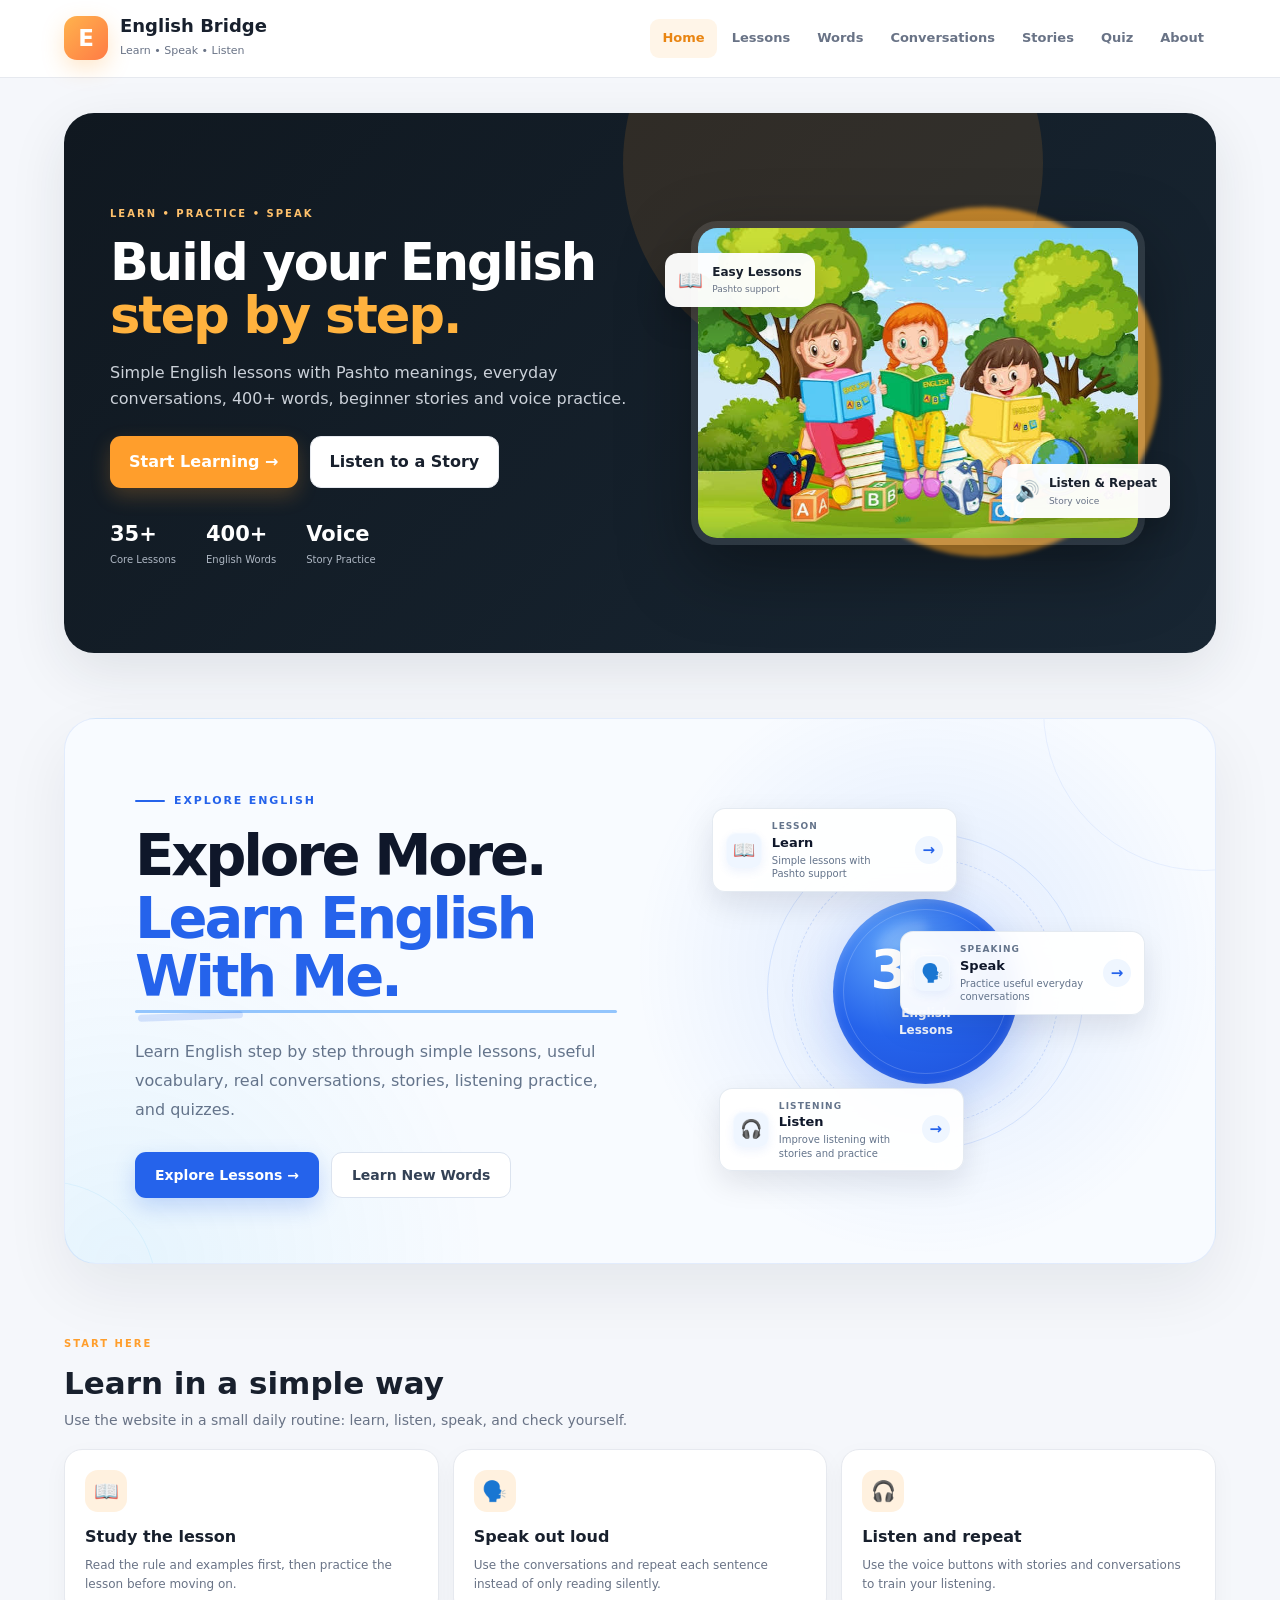
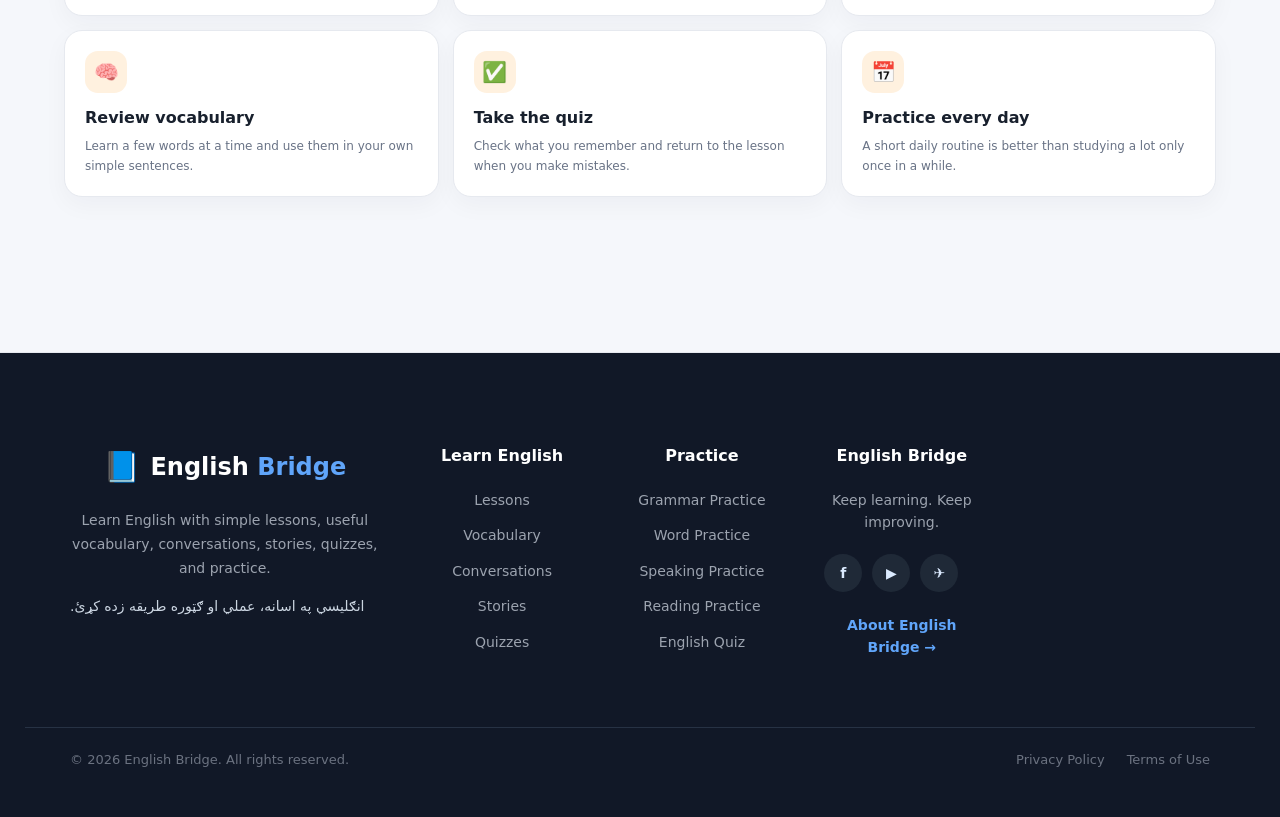
<file: index.html>
<!DOCTYPE html>
<html lang="en">

<head>
  <meta charset="UTF-8">
  <meta name="viewport" content="width=device-width, initial-scale=1.0">
  <meta name="description" content="English Bridge — beginner English learning with Pashto support.">
  <title>English Bridge — Learn English</title>
  <link rel="stylesheet" href="style.css">
</head>

<body>
  <header class="topbar">
    <a class="brand" href="#home" id="brandLink" aria-label="Go to home">
      <div class="logo">E</div>
      <div>
        <h1>English Bridge</h1>
        <span>Learn • Speak • Listen</span>
      </div>
    </a>

    <button id="mobileMenu" class="icon-btn" aria-label="Open menu">☰</button>

    <nav id="nav">
      <a class="nav-btn active" href="#home">Home</a>
      <a class="nav-btn" href="lessons/lesson.html?id=unit-1">Lessons</a>
      <a class="nav-btn" href="#vocabulary">Words</a>
      <a class="nav-btn" href="#conversations">Conversations</a>
      <a class="nav-btn" href="#stories">Stories</a>
      <a class="nav-btn" href="#quiz">Quiz</a>
      <a class="nav-btn" href="#about">About</a>
    </nav>
  </header>

  <main>
    <!-- HOME -->
    <section id="home" class="page active">
      <div class="hero">
        <div class="hero-copy">
          <span class="eyebrow">LEARN • PRACTICE • SPEAK</span>
          <h2>Build your English<br><strong>step by step.</strong></h2>
          <p>Simple English lessons with Pashto meanings, everyday conversations, 400+ words, beginner stories and voice
            practice.</p>
          <div class="hero-actions">
            <a class="primary" href="lessons/lesson.html?id=unit-1">Start Learning →</a>
            <a class="secondary" href="#stories">Listen to a Story</a>
          </div>
          <div class="mini-stats">
            <div><b>35+</b><span>Core Lessons</span></div>
            <div><b>400+</b><span>English Words</span></div>
            <div><b>Voice</b><span>Story Practice</span></div>
          </div>
        </div>
        <div class="hero-visual">
          <div class="hero-glow"></div>
          <img src="assets/english-kids.jpeg" alt="Three children reading English books">
          <div class="floating-card card-top"><span>📖</span>
            <div><b>Easy Lessons</b><small>Pashto support</small></div>
          </div>
          <div class="floating-card card-bottom"><span>🔊</span>
            <div><b>Listen & Repeat</b><small>Story voice</small></div>
          </div>
        </div>
      </div>

      <!-- EXPLORE LESSONS -->
      <div class="explore-section">

        <div class="explore-copy">

          <span class="eyebrow">EXPLORE ENGLISH</span>

          <h2>
            Explore More.<br>
            <strong>Learn English With Me.</strong>
          </h2>

          <p>
            Learn English step by step through simple lessons,
            useful vocabulary, real conversations, stories,
            listening practice, and quizzes.
          </p>

          <div class="explore-actions">
            <a class="primary" href="lessons/lesson.html?id=unit-1">
              Explore Lessons →
            </a>

            <a class="secondary" href="#vocabulary">
              Learn New Words
            </a>
          </div>

        </div>

        <div class="explore-visual">

          <div class="explore-circle">
            <span>35+</span>
            <small>English<br>Lessons</small>
          </div>

          <div class="explore-item explore-item-one">
            <div class="explore-icon">📖</div>

            <div class="explore-item-content">
              <span class="explore-label">LESSON</span>
              <b>Learn</b>
              <small>Simple lessons with Pashto support</small>
            </div>

            <span class="explore-arrow">→</span>
          </div>


          <div class="explore-item explore-item-two">
            <div class="explore-icon">🗣️</div>

            <div class="explore-item-content">
              <span class="explore-label">SPEAKING</span>
              <b>Speak</b>
              <small>Practice useful everyday conversations</small>
            </div>

            <span class="explore-arrow">→</span>
          </div>


          <div class="explore-item explore-item-three">
            <div class="explore-icon">🎧</div>

            <div class="explore-item-content">
              <span class="explore-label">LISTENING</span>
              <b>Listen</b>
              <small>Improve listening with stories and practice</small>
            </div>

            <span class="explore-arrow">→</span>
          </div>
        </div>

      </div>


      <div class="section-heading split">
        <div>
          <span class="eyebrow">START HERE</span>
          <h2>Learn in a simple way</h2>
          <p>Use the website in a small daily routine: learn, listen, speak, and check yourself.</p>
        </div>
      </div>
      <div id="homeHelpful" class="helpful-grid"></div>
    </section>

    <!-- LESSONS -->


    <!-- LESSON DETAIL -->


    <!-- VOCABULARY -->
    <section id="vocabulary" class="page">
      <div class="section-heading">
        <div><span class="eyebrow">VOCABULARY</span>
          <h2>400+ useful English words</h2>
          <p>Every word has a Pashto meaning. Word cards use changing colors for easier visual learning.</p>
        </div>
      </div>
      <div class="tool-row">
        <input id="wordSearch" class="search-input" type="search" placeholder="Search English or Pashto...">
        <select id="wordCategory" class="select-input">
          <option value="all">All categories</option>
        </select>
        <button id="randomWordBtn" class="secondary">🎲 Random Word</button>
      </div>
      <div id="randomWord" class="random-word hidden"></div>
      <div id="wordGrid" class="word-grid"></div>
    </section>

    <!-- CONVERSATIONS -->
    <section id="conversations" class="page">
      <div class="section-heading">
        <div><span class="eyebrow">SPEAKING</span>
          <h2>Introduction conversations</h2>
          <p>Read, listen and repeat.</p>
        </div>
      </div>
      <div id="conversationFilters" class="conversation-filters"></div>
      <div id="conversationGrid" class="conversation-grid"></div>
    </section>

    <!-- STORIES -->
    <section id="stories" class="page">
      <div class="section-heading">
        <div><span class="eyebrow">STORIES + VOICE</span>
          <h2>Basic English stories</h2>
          <p>Use the built-in browser voice to listen and practice. The Web Speech API provides speech synthesis in
            supported browsers.</p>
        </div>
      </div>
      <div id="storyGrid" class="story-grid"></div>
    </section>

    <!-- QUIZ -->
    <section id="quiz" class="page">
      <div class="quiz-shell">
        <div id="quizIntro" class="quiz-intro">
          <span class="eyebrow">RANDOM PRACTICE</span>
          <h2>Test your English</h2>
          <p>Choose a quiz length. Questions are randomly mixed from lesson practice and your 400+ vocabulary words.</p>
          <div class="quiz-options">
            <button class="primary" data-quiz-length="10">10 Questions</button>
            <button class="secondary" data-quiz-length="15">15 Questions</button>
          </div>
        </div>
        <div id="quizArea" class="hidden">
          <div class="quiz-top">
            <div><span class="eyebrow">QUESTION <span id="qNumber">1</span></span>
              <div class="quiz-progress"><span id="quizProgress"></span></div>
            </div>
            <div class="score-pill">Score: <span id="liveScore">0</span></div>
          </div>
          <div class="question-card">
            <div class="unit-tag" id="questionUnit">Unit 1</div>
            <h2 id="questionText"></h2>
            <div id="options" class="options"></div>
            <div id="feedback" class="feedback hidden"></div>
            <button id="nextBtn" class="primary next hidden">Next Question →</button>
          </div>
        </div>
        <div id="quizResult" class="result hidden">
          <div class="result-circle"><span id="resultScore">0</span><small>/ <span id="resultTotal">10</span></small>
          </div>
          <span class="eyebrow">QUIZ COMPLETE</span>
          <h2 id="resultTitle">Good work!</h2>
          <p id="resultMessage"></p>
          <div class="result-actions">
            <button id="tryAgain" class="primary">Try Again</button>
            <a class="secondary" href="lessons/lesson.html?id=unit-1">Review Lessons</a>
          </div>
        </div>
      </div>
    </section>

    <!-- ABOUT -->
    <section id="about" class="page">
      <div class="about-card">
        <span class="eyebrow">ABOUT ENGLISH BRIDGE</span>
        <h2>A friendly learning space for beginner English.</h2>
        <p>English Bridge is designed to make English practice simple, practical, and consistent. Students can study the
          lessons, build vocabulary with Pashto meanings, listen to stories and conversations, practice speaking, and
          test their knowledge.</p>

        <div class="helpful-grid about-helpful">
          <article class="helpful-card">
            <span class="helpful-icon">📖</span>
            <h3>How to use the lessons</h3>
            <p>Start with Unit 1 and move forward one lesson at a time. Read the explanation, study the examples, then
              practice the topic in the quiz.</p>
          </article>
          <article class="helpful-card">
            <span class="helpful-icon">🗣️</span>
            <h3>How to practice speaking</h3>
            <p>Open a conversation, read each line aloud, listen to the voice, and repeat it. Practice both sides of the
              conversation with a partner when possible.</p>
          </article>
          <article class="helpful-card">
            <span class="helpful-icon">🎧</span>
            <h3>How to improve listening</h3>
            <p>Listen to a story or conversation more than once. First listen for the general meaning, then listen again
              and repeat the sentences you hear.</p>
          </article>
          <article class="helpful-card">
            <span class="helpful-icon">🧠</span>
            <h3>How to remember words</h3>
            <p>Learn a small group of words each day. Say the English word, check the Pashto meaning, read the example,
              and use the word in your own sentence.</p>
          </article>
          <article class="helpful-card">
            <span class="helpful-icon">⏱️</span>
            <h3>A simple daily routine</h3>
            <p>Try 10 minutes of vocabulary, 10 minutes of a lesson, and 10 minutes of speaking or listening. Regular
              short practice is easier to maintain than one long session.</p>
          </article>
          <article class="helpful-card">
            <span class="helpful-icon">👨‍🏫</span>
            <h3>For teachers</h3>
            <p>Use the conversations for pair work, the vocabulary cards for quick review, the stories for listening
              practice, and the quizzes for checking progress.</p>
          </article>
        </div>

        <div class="feature-list">
          <div><span>01</span>
            <div><b>Separate data</b>
              <p>Edit lessons, words, stories and quizzes in the <code>data</code> folder.</p>
            </div>
          </div>
          <div><span>02</span>
            <div><b>Dedicated lesson pages</b>
              <p>Each unit opens as its own lesson URL instead of returning to the landing page.</p>
            </div>
          </div>
          <div><span>03</span>
            <div><b>Voice practice</b>
              <p>Stories and conversations can be read aloud using browser speech synthesis.</p>
            </div>
          </div>
          <div><span>04</span>
            <div><b>Pashto support</b>
              <p>Vocabulary and key lesson explanations can include Pashto meanings for easier understanding.</p>
            </div>
          </div>
        </div>
      </div>
    </section>
  </main>

  <footer class="site-footer">
    <div class="footer-container"> <!-- Brand -->
      <div class="footer-brand"> <a href="index.html" class="footer-logo"> <span class="footer-logo-icon">📘</span>
          <span>English <strong>Bridge</strong></span> </a>
        <p> Learn English with simple lessons, useful vocabulary, conversations, stories, quizzes, and practice. </p>
        <p class="footer-pashto"> انګلیسي په اسانه، عملي او ګټوره طریقه زده کړئ. </p>
      </div> <!-- Learn -->
      <div class="footer-column">
        <h3>Learn English</h3> <a href="lessons.html">Lessons</a> <a href="vocabulary.html">Vocabulary</a> <a
          href="conversations.html">Conversations</a> <a href="stories.html">Stories</a> <a href="quiz.html">Quizzes</a>
      </div> <!-- Practice -->
      <div class="footer-column">
        <h3>Practice</h3> <a href="lessons.html">Grammar Practice</a> <a href="vocabulary.html">Word Practice</a> <a
          href="conversations.html">Speaking Practice</a> <a href="stories.html">Reading Practice</a> <a
          href="quiz.html">English Quiz</a>
      </div>
      <!-- Contact / Social -->
      <div class="footer-column footer-contact">
        <h3>English Bridge</h3>
        <p>Keep learning. Keep improving.</p>
        <div class="footer-social"> <a href="#" aria-label="Facebook">f</a> <a href="#" aria-label="YouTube">▶</a> <a
            href="#" aria-label="Telegram">✈</a> </div> <a href="about.html" class="footer-about-link"> About English
          Bridge → </a>
      </div>
    </div> <!-- Bottom -->
    <div class="footer-bottom">
      <div class="footer-bottom-container">
        <p> © 2026 English Bridge. All rights reserved. </p>
        <div class="footer-legal"> <a href="privacy.html">Privacy Policy</a> <a href="terms.html">Terms of Use</a>
        </div>
      </div>
    </div>
  </footer>

  <script src="data/config.js"></script>
  <script src="data/lessons.js"></script>
  <script src="data/vocabulary.js"></script>
  <script src="data/quizzes.js"></script>
  <script src="script.js"></script>
</body>

</html>
</file>
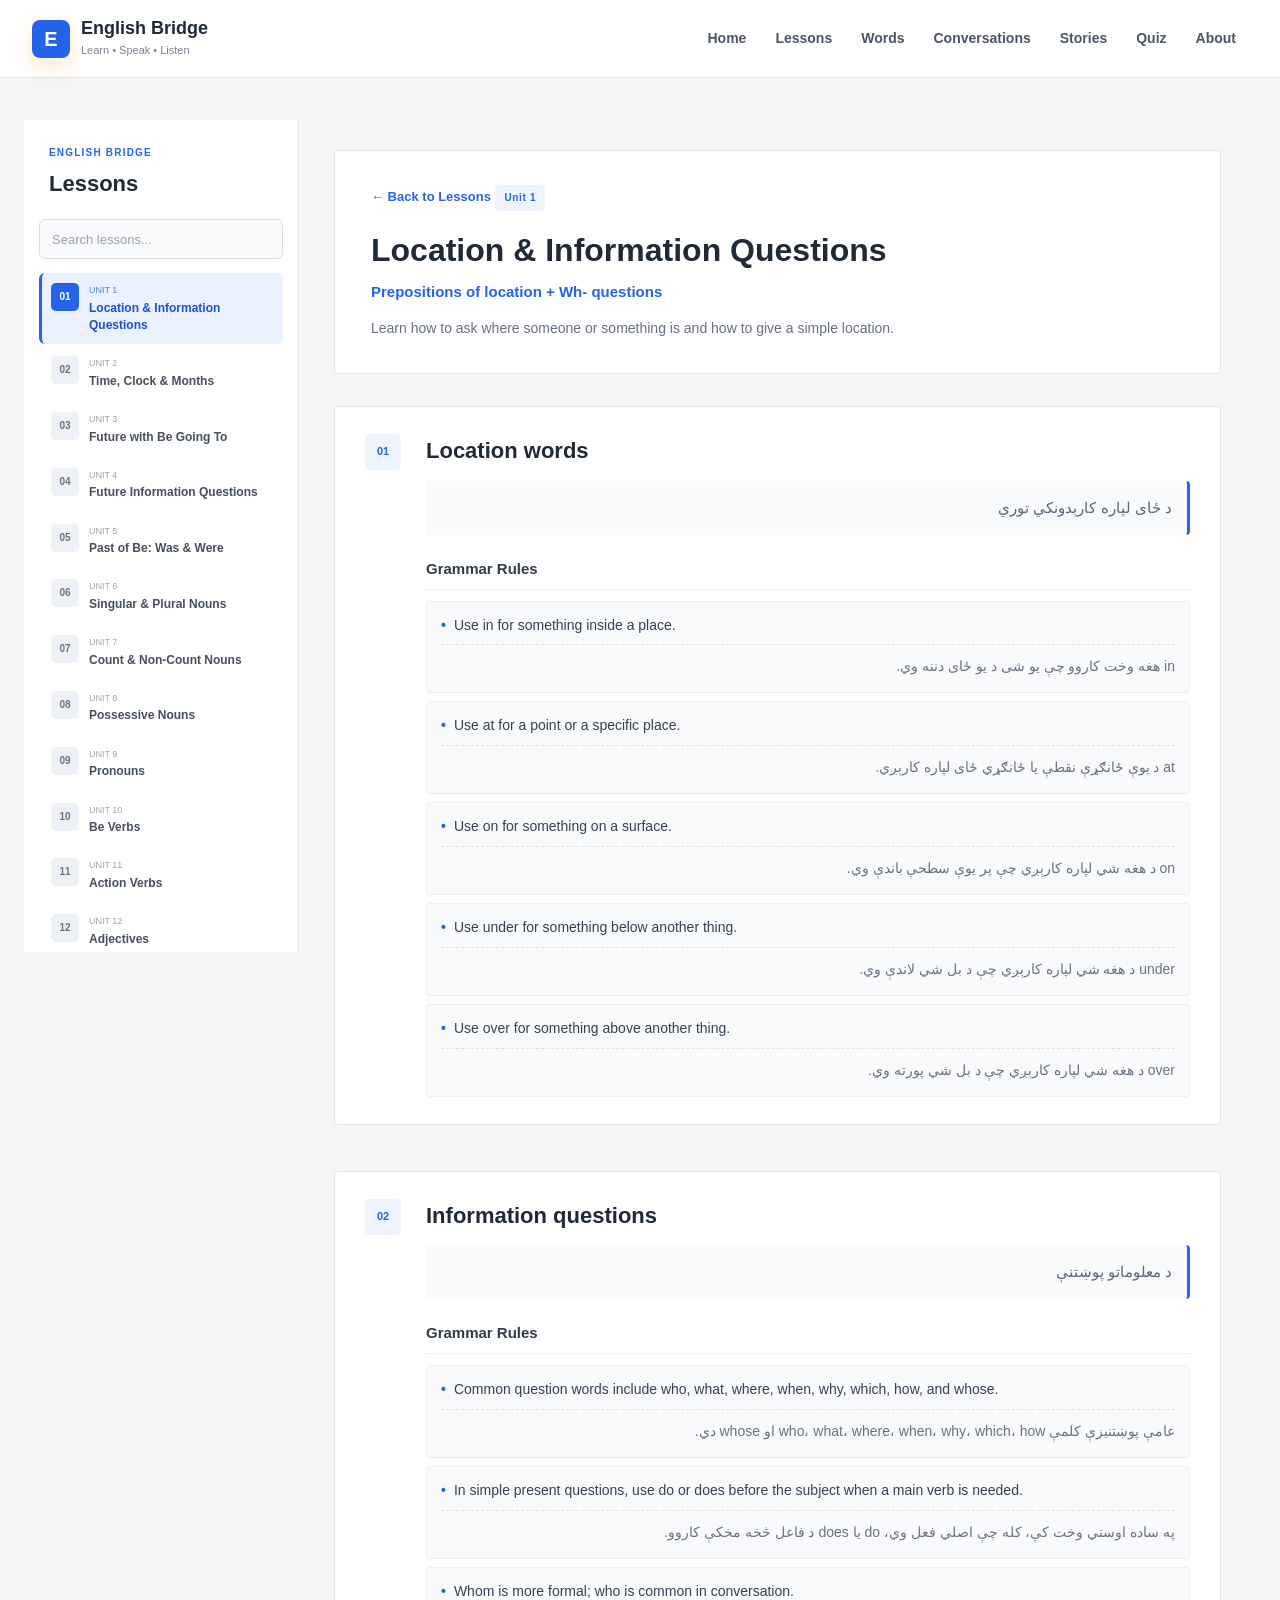
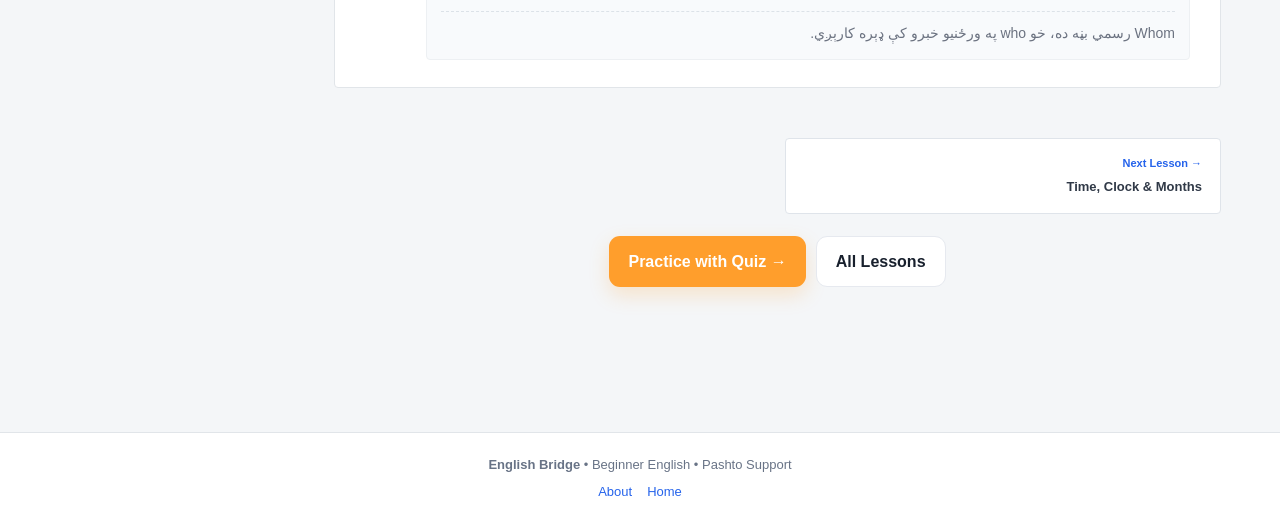
<file: lessons/Lesson.html>
<!DOCTYPE html>
<html lang="en">

<head>
  <meta charset="UTF-8">
  <meta name="viewport" content="width=device-width, initial-scale=1.0">

  <meta name="description" content="English Bridge English lesson with Pashto support.">

  <title>English Bridge — Lesson</title>

  <link rel="stylesheet" href="../style.css">
</head>

<body class="standalone-lesson">

  <header class="topbar">

    <a class="brand" href="../index.html#home" aria-label="Go to home">
      <div class="logo">E</div>

      <div>
        <h1>English Bridge</h1>
        <span>Learn • Speak • Listen</span>
      </div>
    </a>

    <nav>
      <a class="nav-btn" href="../index.html#home">Home</a>
      <a class="nav-btn" href="lesson.html?id=unit-1">Lessons</a>
      <a class="nav-btn" href="../index.html#vocabulary">Words</a>
      <a class="nav-btn" href="../index.html#conversations">Conversations</a>
      <a class="nav-btn" href="../index.html#stories">Stories</a>
      <a class="nav-btn" href="../index.html#quiz">Quiz</a>
      <a class="nav-btn" href="../index.html#about">About</a>
    </nav>

  </header>


  <main class="lesson-layout">

    <!-- LEFT SIDEBAR -->
    <aside class="lesson-sidebar">

      <div class="sidebar-header">
        <span class="eyebrow">ENGLISH BRIDGE</span>
        <h2>Lessons</h2>
      </div>

      <input type="search" id="lessonSearch" class="lesson-search" placeholder="Search lessons...">

      <div id="lessonList" class="lesson-list"></div>

    </aside>


    <!-- RIGHT CONTENT -->
    <section class="lesson-content">

      <div id="lessonPage">

        <div class="lesson-loading">
          Loading lesson...
        </div>

      </div>

    </section>

  </main>


  <footer>
    <div>
      <b>English Bridge</b> • Beginner English • Pashto Support
    </div>

    <div class="footer-links">
      <a href="../index.html#about">About</a>
      <a href="../index.html#home">Home</a>
    </div>
  </footer>


  <script src="../data/config.js"></script>
  <script src="../data/lessons.js"></script>

  <script>

    const params = new URLSearchParams(window.location.search);
    let lessonId = params.get("id") || "unit-1";

    const lessonPage = document.getElementById("lessonPage");
    const COURSE_LESSONS = LESSONS.filter(lesson => /^unit-\d+$/.test(lesson.id));
    const lessonList = document.getElementById("lessonList");
    const lessonSearch = document.getElementById("lessonSearch");


    // --------------------------------------------------
    // FIND CURRENT LESSON
    // --------------------------------------------------

    function getCurrentLesson() {

      return LESSONS.find(lesson => lesson.id === lessonId);

    }


    // --------------------------------------------------
    // RENDER SIDEBAR
    // --------------------------------------------------

    function renderLessonList(search = "") {

      const searchText = search.toLowerCase().trim();

      const filteredLessons = COURSE_LESSONS.filter((lesson) => {

        return (
          lesson.title.toLowerCase().includes(searchText) ||
          lesson.unit.toLowerCase().includes(searchText) ||
          lesson.topic.toLowerCase().includes(searchText)
        );

      });


      lessonList.innerHTML = filteredLessons.map((lesson, index) => {

        const active = lesson.id === lessonId ? "active" : "";

        return `
      <a
        class="lesson-sidebar-item ${active}"
        href="lesson.html?id=${lesson.id}"
      >

        <span class="sidebar-number">
          ${String(COURSE_LESSONS.indexOf(lesson) + 1).padStart(2, "0")}
        </span>

        <div>
          <small>${lesson.unit}</small>
          <strong>${lesson.title}</strong>
        </div>

      </a>
    `;

      }).join("");


      if (!filteredLessons.length) {

        lessonList.innerHTML = `
      <div class="no-lessons">
        No lessons found.
      </div>
    `;

      }

    }


    // --------------------------------------------------
    // RULE RENDERER
    // SUPPORTS OLD + NEW DATA FORMAT
    // --------------------------------------------------

    function renderRule(rule) {

      // Old format:
      // "Use in for something inside a place."

      if (typeof rule === "string") {

        return `
      <div class="lesson-rule">

        <div class="rule-en">
          <span>•</span>
          <span>${rule}</span>
        </div>

      </div>
    `;

      }


      // New format:
      // {
      //   english: "...",
      //   pashto: "..."
      // }

      return `
    <div class="lesson-rule">

      <div class="rule-en">
        <span>•</span>
        <span>${rule.english}</span>
      </div>

      ${rule.pashto
          ? `<div class="rule-ps" dir="rtl">${rule.pashto}</div>`
          : ""
        }

    </div>
  `;

    }


    // --------------------------------------------------
    // EXAMPLE RENDERER
    // SUPPORTS OLD + NEW DATA FORMAT
    // --------------------------------------------------

    function renderExample(example) {

      // Old format

      if (typeof example === "string") {

        return `
      <div class="lesson-example">

        <div class="example-en">
          ${example}
        </div>

      </div>
    `;

      }


      // New format

      return `
    <div class="lesson-example">

      <div class="example-en">
        ${example.english}
      </div>

      ${example.pashto
          ? `<div class="example-ps" dir="rtl">
              ${example.pashto}
            </div>`
          : ""
        }

    </div>
  `;

    }


    // --------------------------------------------------
    // RENDER LESSON
    // --------------------------------------------------

    function renderLesson() {

      const lesson = getCurrentLesson();


      if (!lesson) {

        lessonPage.innerHTML = `
      <div class="lesson-not-found">

        <span class="eyebrow">ERROR</span>

        <h1>Lesson not found</h1>

        <p>
          We could not find the lesson you requested.
        </p>

        <a
          class="primary"
          href="lesson.html?id=unit-1"
        >
          ← Back to Lessons
        </a>

      </div>
    `;

        return;
      }


      const lessonIndex = COURSE_LESSONS.findIndex(
        lessonItem => lessonItem.id === lessonId
      );


      const previousLesson =
        lessonIndex > 0
          ? LESSONS[lessonIndex - 1]
          : null;


      const nextLesson =
        lessonIndex < COURSE_LESSONS.length - 1
          ? LESSONS[lessonIndex + 1]
          : null;


      document.title =
        `English Bridge — ${lesson.unit}: ${lesson.title}`;


      lessonPage.innerHTML = `

    <!-- HERO -->

    <div class="lesson-hero">

      <a
        class="back-link"
        href="lesson.html?id=unit-1"
      >
        ← Back to Lessons
      </a>

      <span class="eyebrow">
        ${lesson.unit}
      </span>

      <h1>
        ${lesson.title}
      </h1>

      <p class="lesson-topic">
        ${lesson.topic}
      </p>

      ${lesson.intro
          ? `<p class="lesson-intro">
              ${lesson.intro}
            </p>`
          : ""
        }

    </div>


    <!-- LESSON SECTIONS -->

    <div class="lesson-sections">

      ${lesson.sections.map((section, sectionIndex) => `

        <article class="lesson-section">

          <div class="section-number">
            ${String(sectionIndex + 1).padStart(2, "0")}
          </div>

          <div class="section-main">

            <h2>
              ${section.title}
            </h2>


            ${section.pashto
            ? `
                  <div
                    class="section-pashto"
                    dir="rtl"
                  >
                    ${section.pashto}
                  </div>
                `
            : ""
          }


            ${section.rules && section.rules.length
            ? `

                  <div class="lesson-block">

                    <h3>
                      Grammar Rules
                    </h3>

                    <div class="rules-list">

                      ${section.rules
              .map(renderRule)
              .join("")}

                    </div>

                  </div>

                `
            : ""
          }


            ${section.examples && section.examples.length
            ? `

                  <div class="lesson-block">

                    <h3>
                      Examples
                    </h3>

                    <div class="examples-list">

                      ${section.examples
              .map(renderExample)
              .join("")}

                    </div>

                  </div>

                `
            : ""
          }

          </div>

        </article>

      `).join("")}

    </div>


    <!-- NAVIGATION -->

    <div class="lesson-navigation">

      ${previousLesson
          ? `
            <a
              class="lesson-nav-card previous"
              href="lesson.html?id=${previousLesson.id}"
            >

              <span>← Previous Lesson</span>

              <strong>
                ${previousLesson.title}
              </strong>

            </a>
          `
          : `<div></div>`
        }


      ${nextLesson
          ? `
            <a
              class="lesson-nav-card next"
              href="lesson.html?id=${nextLesson.id}"
            >

              <span>Next Lesson →</span>

              <strong>
                ${nextLesson.title}
              </strong>

            </a>
          `
          : `
            <a
              class="lesson-nav-card next"
              href="../index.html#quiz"
            >

              <span>Finish Lessons →</span>

              <strong>
                Take the Quiz
              </strong>

            </a>
          `
        }

    </div>


    <!-- BOTTOM ACTIONS -->

    <div class="lesson-actions">

      <a
        class="primary"
        href="../index.html#quiz"
      >
        Practice with Quiz →
      </a>

      <a
        class="secondary"
        href="lesson.html?id=unit-1"
      >
        All Lessons
      </a>

    </div>

  `;

    }


    // --------------------------------------------------
    // SEARCH
    // --------------------------------------------------

    lessonSearch.addEventListener("input", () => {

      renderLessonList(lessonSearch.value);

    });



    renderLessonList();
    renderLesson();

  </script>

</body>

</html>
</file>
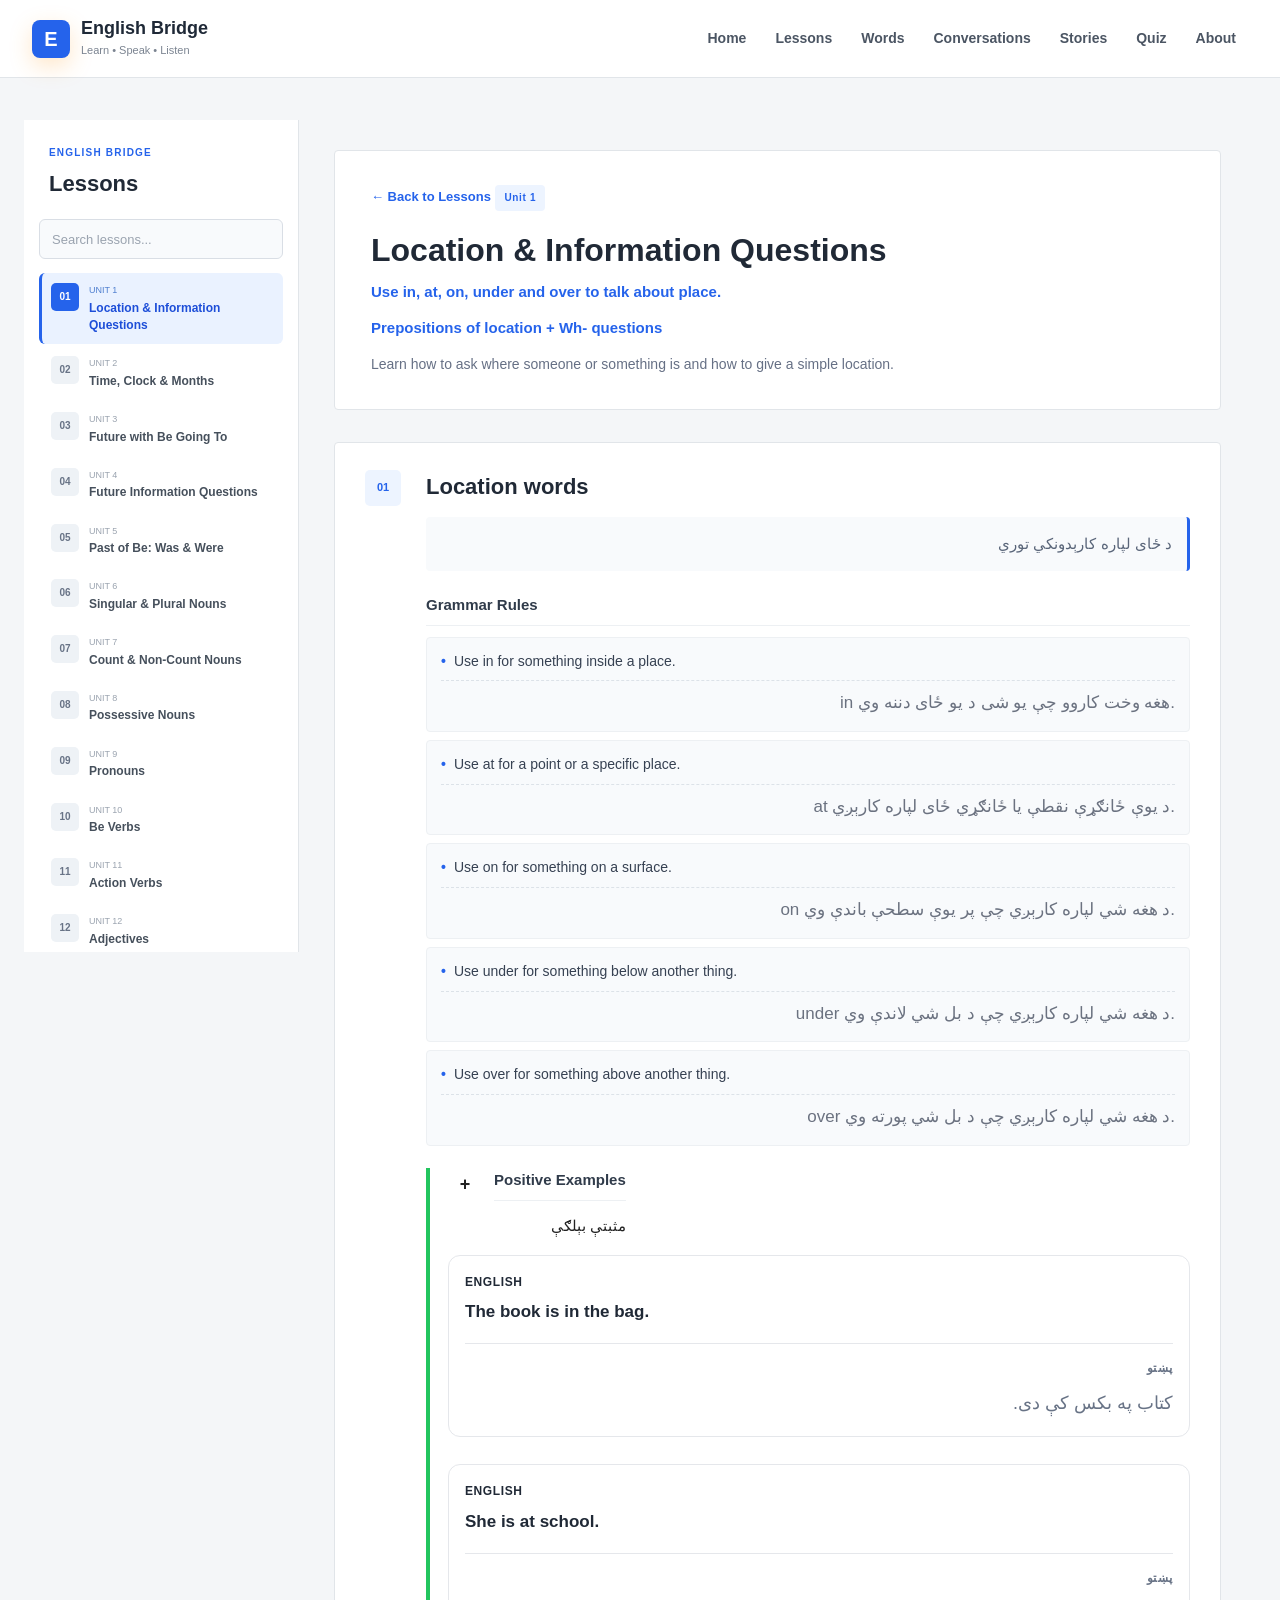
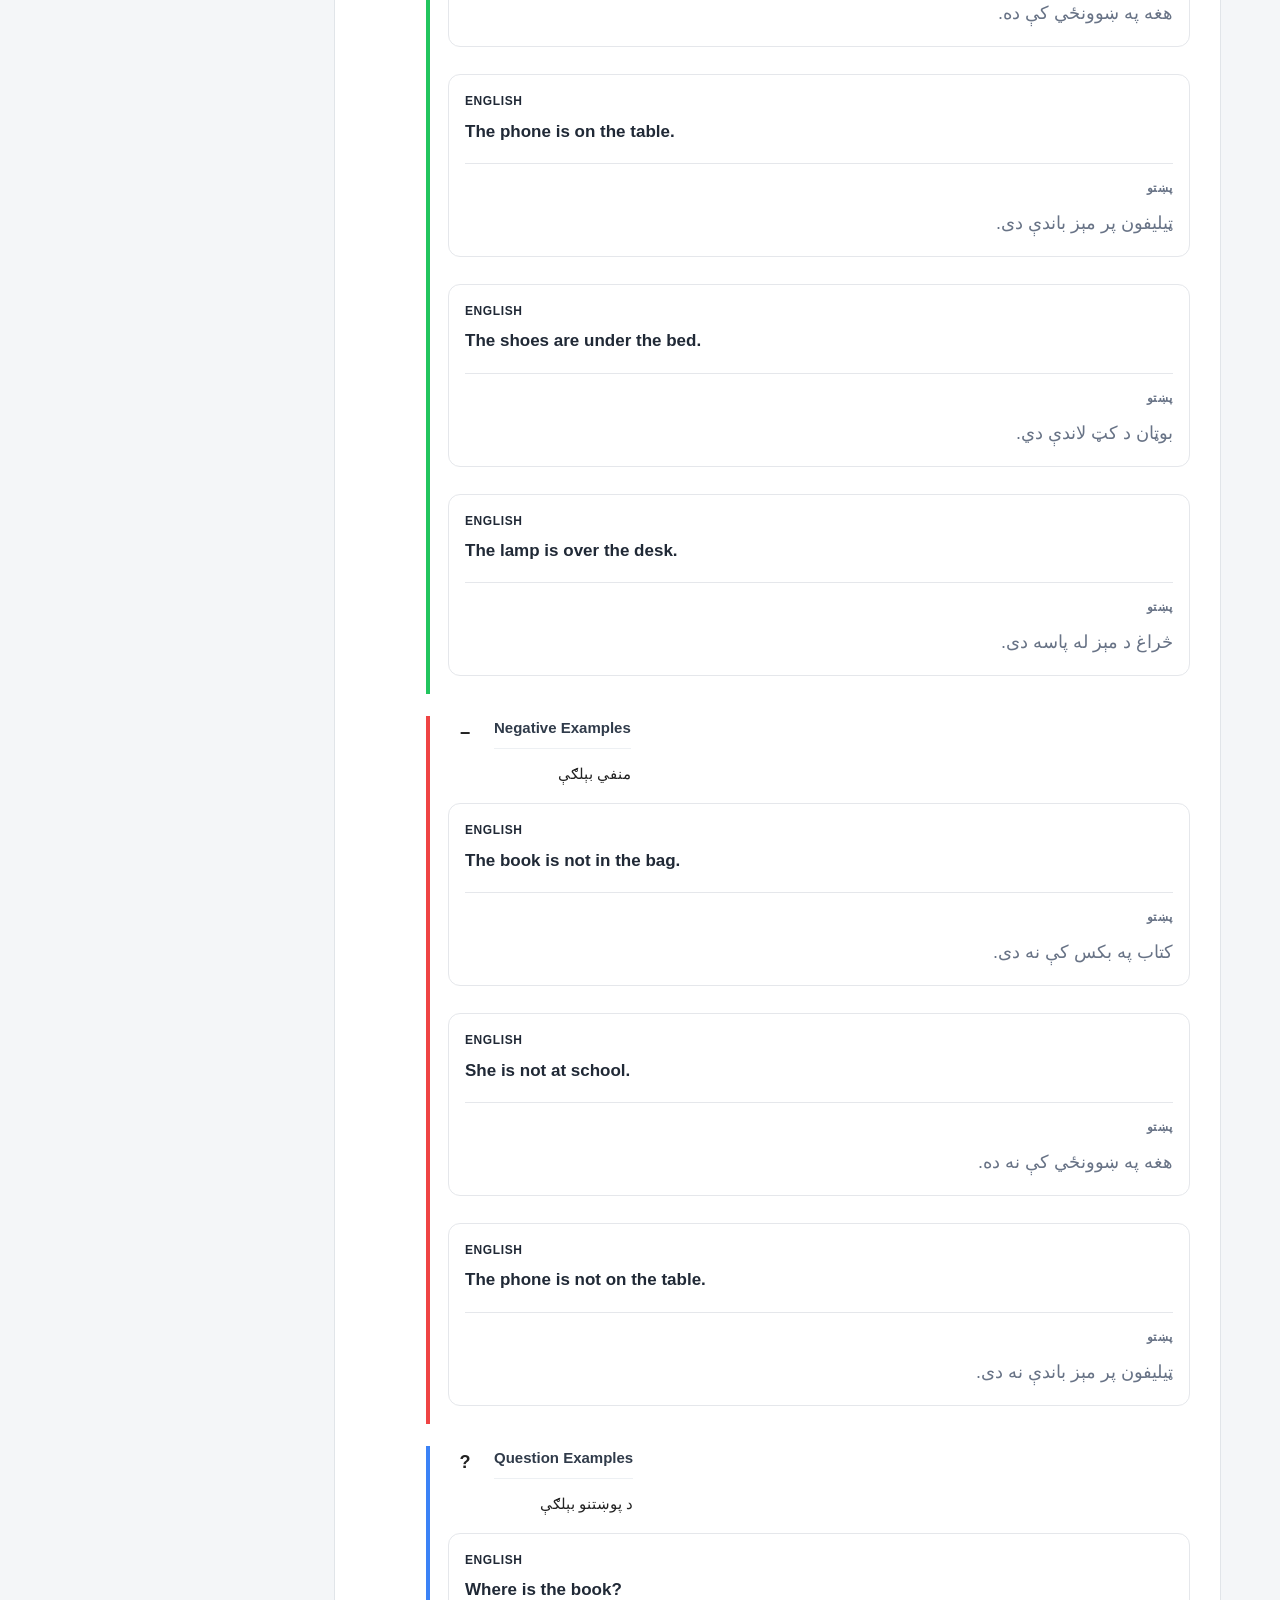
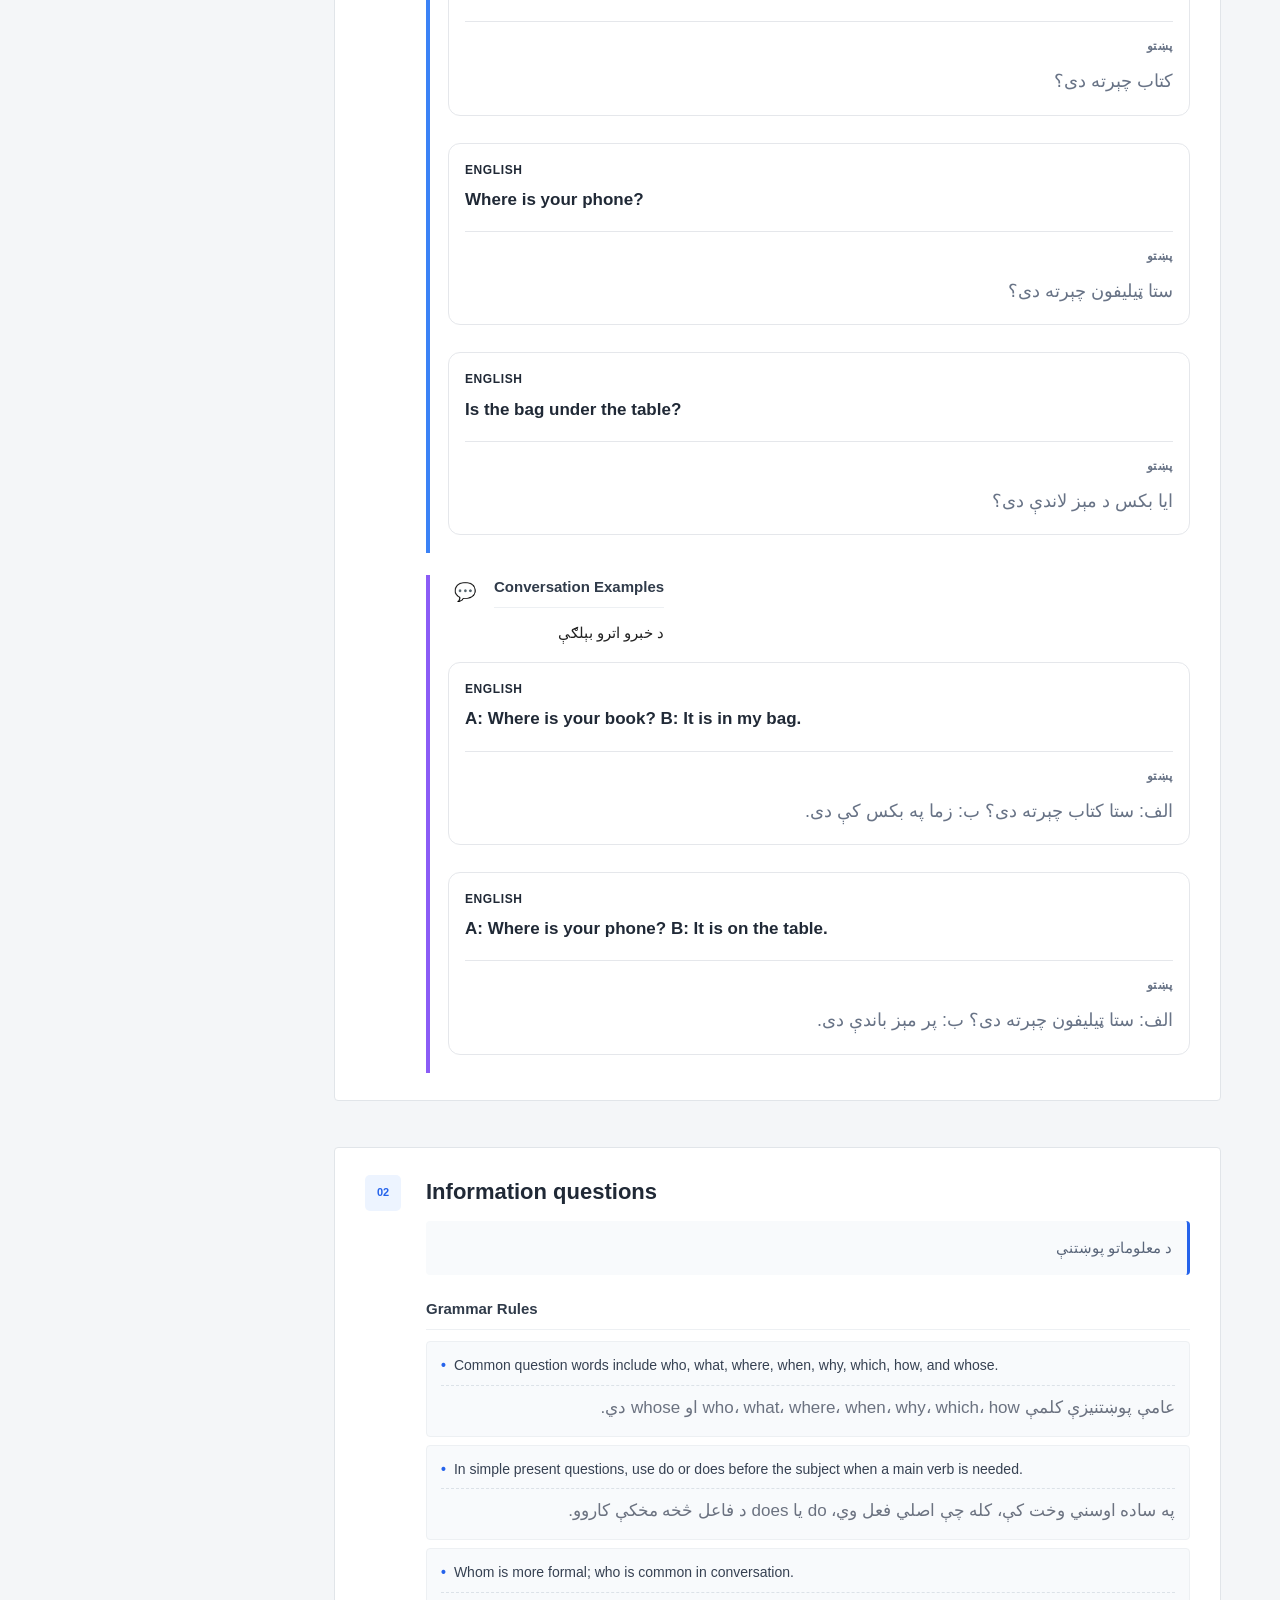
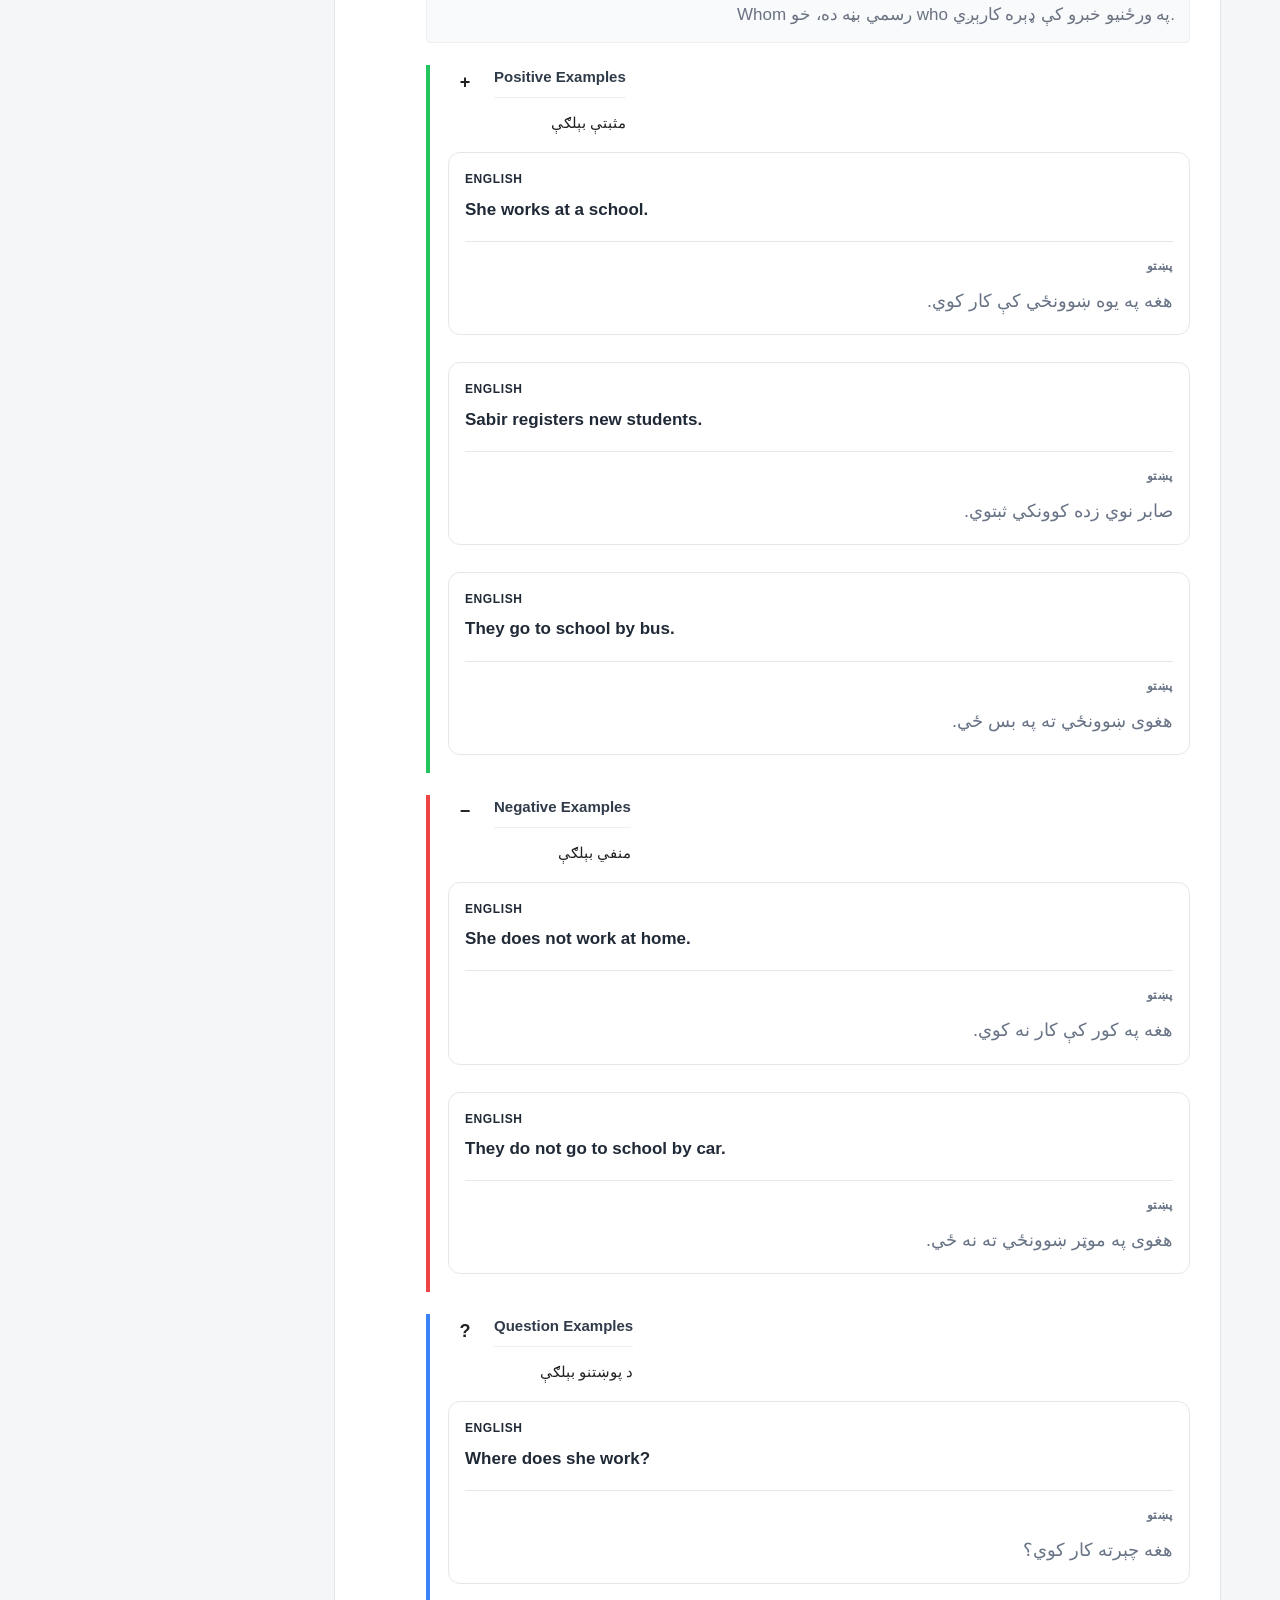
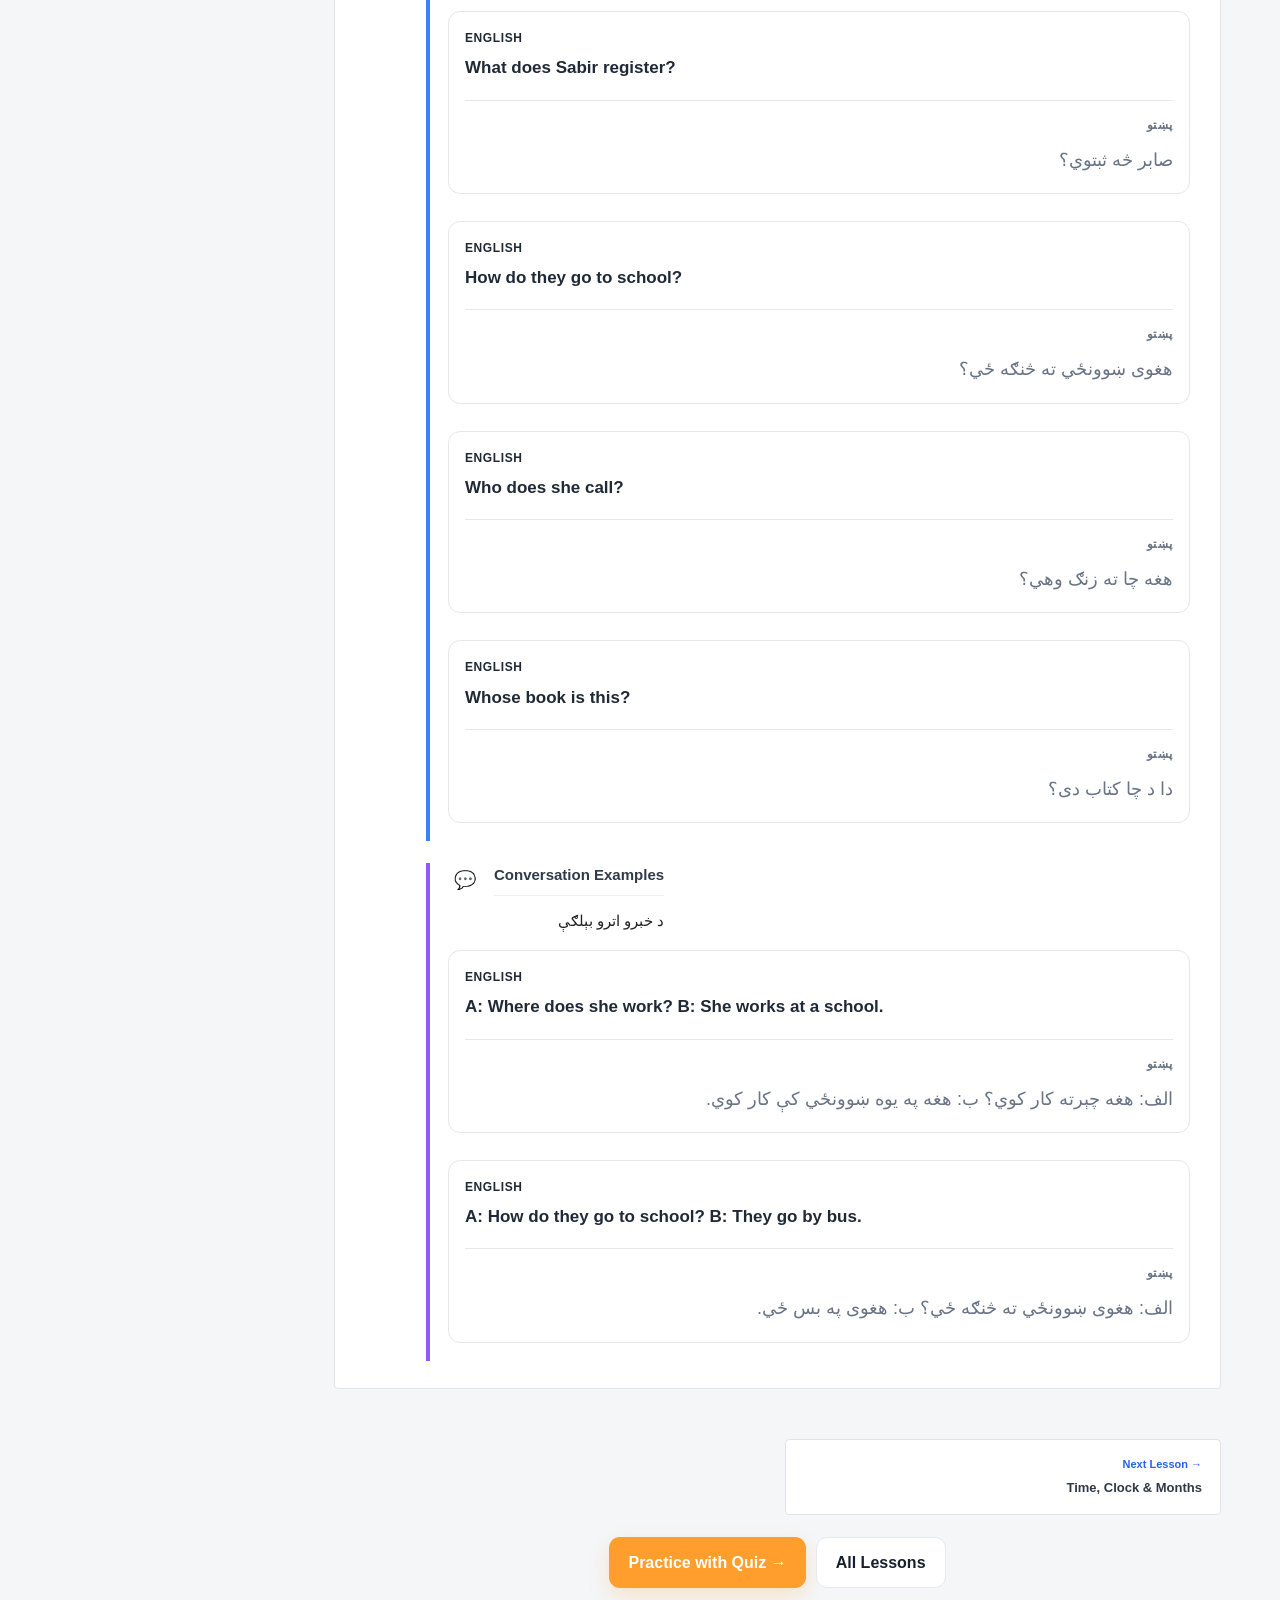
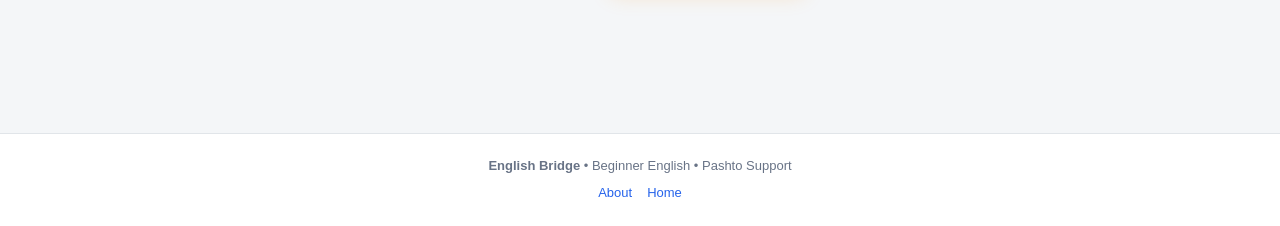
<file: lessons/lesson.html>
<!DOCTYPE html>
<html lang="en">

<head>
  <meta charset="UTF-8">
  <meta name="viewport" content="width=device-width, initial-scale=1.0">

  <meta name="description" content="English Bridge English lesson with Pashto support.">

  <title>English Bridge — Lesson</title>

  <link rel="stylesheet" href="../style.css">

  <style>
    /* =====================================================
       PASHTO SUPPORT
       ===================================================== */

    .rule-ps,
    .section-pashto,
    .example-ps,
    .example-section-pashto {
      direction: rtl;
      text-align: right;
      unicode-bidi: plaintext;
      font-family:
        "Noto Naskh Arabic",
        "Noto Sans Arabic",
        Tahoma,
        Arial,
        sans-serif;
    }


    /* =====================================================
       EXAMPLE
       ===================================================== */

    .lesson-example {
      margin-bottom: 18px;
      padding: 16px;
      border: 1px solid #e5e7eb;
      border-radius: 12px;
      background: #fff;
    }


    /* =====================================================
       ENGLISH EXAMPLE
       ===================================================== */

    .example-en {
      padding-bottom: 12px;
    }


    .example-label {
      display: block;
      font-size: 12px;
      font-weight: 700;
      text-transform: uppercase;
      letter-spacing: 0.05em;
      margin-bottom: 6px;
    }


    .example-text {
      font-size: 17px;
      line-height: 1.6;
    }


    /* =====================================================
       PASHTO EXAMPLE
       ===================================================== */

    .example-ps {
      border-top: 1px solid #e5e7eb;
      padding-top: 12px;
    }


    .example-ps .example-label {
      text-align: right;
    }


    .example-ps .example-text {
      text-align: right;
      direction: rtl;
      font-size: 18px;
      line-height: 1.9;
    }


    /* =====================================================
       RULE PASHTO
       ===================================================== */

    .rule-ps {
      margin-top: 7px;
      padding-left: 24px;
      font-size: 17px;
      line-height: 1.8;
    }


    /* =====================================================
       EXAMPLE SECTION HEADER
       ===================================================== */

    .example-section-header {
      display: flex;
      align-items: flex-start;
      gap: 12px;
      margin-bottom: 16px;
    }


    .example-section-icon {
      width: 34px;
      height: 34px;
      min-width: 34px;

      display: flex;
      align-items: center;
      justify-content: center;

      border-radius: 50%;

      font-size: 18px;
      font-weight: 700;
    }


    .example-section-title {
      margin: 0;
    }


    .example-section-pashto {
      margin-top: 4px;
      font-size: 15px;
      line-height: 1.8;
    }


    /* =====================================================
       POSITIVE / NEGATIVE / QUESTION / CONVERSATION
       ===================================================== */

    .positive-section {
      border-left: 4px solid #22c55e;
      padding-left: 18px;
    }


    .negative-section {
      border-left: 4px solid #ef4444;
      padding-left: 18px;
    }


    .question-section {
      border-left: 4px solid #3b82f6;
      padding-left: 18px;
    }


    .conversation-section {
      border-left: 4px solid #8b5cf6;
      padding-left: 18px;
    }


    /* =====================================================
       MOBILE
       ===================================================== */

    @media (max-width: 800px) {

      .lesson-layout {
        grid-template-columns: 1fr !important;
      }

      .lesson-sidebar {
        grid-column: 1 !important;
        width: 100%;
        position: static;
      }

      .lesson-content {
        grid-column: 1 !important;
        width: 100%;
      }

    }
  </style>

</head>


<body class="standalone-lesson">


  <!-- =====================================================
       HEADER
       ===================================================== -->

  <header class="topbar">

    <a class="brand" href="../index.html#home" aria-label="Go to home">

      <div class="logo">
        E
      </div>

      <div>

        <h1>
          English Bridge
        </h1>

        <span>
          Learn • Speak • Listen
        </span>

      </div>

    </a>


    <nav>

      <a class="nav-btn" href="../index.html#home">
        Home
      </a>

      <a class="nav-btn" href="lesson.html?id=unit-1">
        Lessons
      </a>

      <a class="nav-btn" href="../index.html#vocabulary">
        Words
      </a>

      <a class="nav-btn" href="../index.html#conversations">
        Conversations
      </a>

      <a class="nav-btn" href="../index.html#stories">
        Stories
      </a>

      <a class="nav-btn" href="../index.html#quiz">
        Quiz
      </a>

      <a class="nav-btn" href="../index.html#about">
        About
      </a>

    </nav>

  </header>



  <!-- =====================================================
       MAIN
       ===================================================== -->

  <main class="lesson-layout">


    <!-- ===================================================
         LEFT SIDEBAR
         =================================================== -->

    <aside class="lesson-sidebar">


      <div class="sidebar-header">

        <span class="eyebrow">
          ENGLISH BRIDGE
        </span>

        <h2>
          Lessons
        </h2>

      </div>


      <!-- SEARCH -->

      <input type="search" id="lessonSearch" class="lesson-search" placeholder="Search lessons...">


      <!-- LESSON LIST -->

      <div id="lessonList" class="lesson-list"></div>


    </aside>



    <!-- ===================================================
         RIGHT CONTENT
         =================================================== -->

    <section class="lesson-content">

      <div id="lessonPage">

        <div class="lesson-loading">
          Loading lesson...
        </div>

      </div>

    </section>


  </main>



  <!-- =====================================================
       FOOTER
       ===================================================== -->

  <footer>

    <div>

      <b>
        English Bridge
      </b>

      • Beginner English
      • Pashto Support

    </div>


    <div class="footer-links">

      <a href="../index.html#about">
        About
      </a>

      <a href="../index.html#home">
        Home
      </a>

    </div>

  </footer>



  <!-- =====================================================
       DATA FILES
       ===================================================== -->

  <script src="../data/config.js"></script>

  <script src="../data/lessons.js"></script>



  <!-- =====================================================
       JAVASCRIPT
       ===================================================== -->

  <script>

    /* =====================================================
       URL
       ===================================================== */

    const params = new URLSearchParams(window.location.search);

    let lessonId = params.get("id") || "unit-1";


    /* =====================================================
       ELEMENTS
       ===================================================== */

    const lessonPage = document.getElementById("lessonPage");
    const lessonList = document.getElementById("lessonList");
    const lessonSearch = document.getElementById("lessonSearch");


    /* =====================================================
       COURSE LESSONS
       ===================================================== */

    const COURSE_LESSONS = LESSONS.filter(
      lesson => /^unit-\d+$/.test(lesson.id)
    );


    /* =====================================================
       FIND CURRENT LESSON
       ===================================================== */

    function getCurrentLesson() {

      return LESSONS.find(
        lesson => lesson.id === lessonId
      );

    }


    /* =====================================================
       ESCAPE HTML
       ===================================================== */

    function escapeHTML(value) {

      if (value === null || value === undefined) {
        return "";
      }

      return String(value)
        .replace(/&/g, "&amp;")
        .replace(/</g, "&lt;")
        .replace(/>/g, "&gt;")
        .replace(/"/g, "&quot;")
        .replace(/'/g, "&#039;");

    }


    /* =====================================================
       SIDEBAR
       ===================================================== */

    function renderLessonList(search = "") {

      const searchText = search.toLowerCase().trim();

      const filteredLessons = COURSE_LESSONS.filter(lesson => {

        const title =
          String(lesson.title || "").toLowerCase();

        const unit =
          String(lesson.unit || "").toLowerCase();

        const topic =
          String(lesson.topic || "").toLowerCase();

        const subtitle =
          String(lesson.subtitle || "").toLowerCase();

        return (
          title.includes(searchText) ||
          unit.includes(searchText) ||
          topic.includes(searchText) ||
          subtitle.includes(searchText)
        );

      });


      if (!filteredLessons.length) {

        lessonList.innerHTML = `
        <div class="no-lessons">
          No lessons found.
        </div>
      `;

        return;
      }


      lessonList.innerHTML = filteredLessons
        .map(lesson => {

          const active =
            lesson.id === lessonId
              ? "active"
              : "";

          const number =
            COURSE_LESSONS.indexOf(lesson) + 1;

          return `
          <a
            class="lesson-sidebar-item ${active}"
            href="lesson.html?id=${lesson.id}"
          >

            <span class="sidebar-number">
              ${String(number).padStart(2, "0")}
            </span>

            <div>

              <small>
                ${escapeHTML(lesson.unit)}
              </small>

              <strong>
                ${escapeHTML(lesson.title)}
              </strong>

            </div>

          </a>
        `;

        })
        .join("");

    }


    /* =====================================================
       RULE RENDERER
       ===================================================== */

    function renderRule(rule) {

      let english = "";
      let pashto = "";


      /*
        FORMAT:
  
        "Use am with I."
      */

      if (typeof rule === "string") {

        english = rule;

      }


      /*
        FORMAT:
  
        {
          english: "...",
          pashto: "..."
        }
  
        OR
  
        {
          en: "...",
          ps: "..."
        }
      */

      else if (rule && typeof rule === "object") {

        english =
          rule.english ||
          rule.en ||
          rule.text ||
          "";

        pashto =
          rule.pashto ||
          rule.ps ||
          "";

      }


      return `
      <div class="lesson-rule">

        <div class="rule-en">

          <span>•</span>

          <span>
            ${escapeHTML(english)}
          </span>

        </div>

        ${pashto
          ? `
              <div
                class="rule-ps"
                dir="rtl"
              >
                ${escapeHTML(pashto)}
              </div>
            `
          : ""
        }

      </div>
    `;

    }


    /* =====================================================
       EXAMPLE NORMALIZER
       ===================================================== */

    function normalizeExample(example, pashto = "") {

      let english = "";
      let ps = "";


      /*
        FORMAT 1
  
        "I am happy."
      */

      if (typeof example === "string") {

        english = example;
        ps = pashto || "";

      }


      /*
        FORMAT 2
  
        {
          english: "...",
          pashto: "..."
        }
      */

      else if (
        example &&
        typeof example === "object"
      ) {

        english =
          example.english ||
          example.en ||
          example.text ||
          "";

        ps =
          example.pashto ||
          example.ps ||
          pashto ||
          "";

      }


      return {
        english,
        pashto: ps
      };

    }


    /* =====================================================
       EXAMPLE RENDERER
       ===================================================== */

    function renderExample(example, pashto = "") {

      const data =
        normalizeExample(
          example,
          pashto
        );


      return `
      <div class="lesson-example">

        <div class="example-en">

          <span class="example-label">
            English
          </span>

          <div class="example-text">
            ${escapeHTML(data.english)}
          </div>

        </div>


        ${data.pashto
          ? `
              <div
                class="example-ps"
                dir="rtl"
              >

                <span class="example-label">
                  پښتو
                </span>

                <div class="example-text">
                  ${escapeHTML(data.pashto)}
                </div>

              </div>
            `
          : ""
        }

      </div>
    `;

    }


    /* =====================================================
       EXAMPLES ARRAY
       ===================================================== */

    function renderExamples(
      examples = [],
      pashtoExamples = []
    ) {

      if (
        !Array.isArray(examples) ||
        examples.length === 0
      ) {

        return "";

      }


      return examples
        .map((example, index) => {

          const pashto =
            Array.isArray(pashtoExamples)
              ? pashtoExamples[index] || ""
              : "";

          return renderExample(
            example,
            pashto
          );

        })
        .join("");

    }


    /* =====================================================
       EXAMPLE GROUP
       ===================================================== */

    function renderExampleGroup(
      title,
      pashtoTitle,
      examples,
      pashtoExamples,
      icon,
      extraClass = ""
    ) {

      if (
        !Array.isArray(examples) ||
        examples.length === 0
      ) {

        return "";

      }


      return `
      <div
        class="
          lesson-block
          example-section
          ${extraClass}
        "
      >

        <div
          class="example-section-header"
        >

          <div
            class="example-section-icon"
          >
            ${icon}
          </div>


          <div>

            <h3
              class="example-section-title"
            >
              ${escapeHTML(title)}
            </h3>


            ${pashtoTitle
          ? `
                  <div
                    class="example-section-pashto"
                    dir="rtl"
                  >
                    ${escapeHTML(pashtoTitle)}
                  </div>
                `
          : ""
        }

          </div>

        </div>


        <div class="examples-list">

          ${renderExamples(
          examples,
          pashtoExamples
        )}

        </div>

      </div>
    `;

    }


    /* =====================================================
       RENDER SECTION
       ===================================================== */

    function renderSection(
      section,
      sectionIndex
    ) {

      return `
      <article class="lesson-section">

        <div class="section-number">
          ${String(sectionIndex + 1).padStart(2, "0")}
        </div>


        <div class="section-main">

          <h2>
            ${escapeHTML(section.title || "")}
          </h2>


          ${section.pashto
          ? `
                <div
                  class="section-pashto"
                  dir="rtl"
                >
                  ${escapeHTML(section.pashto)}
                </div>
              `
          : ""
        }


          <!-- ==========================================
               RULES
               ========================================== -->

          ${Array.isArray(section.rules) &&
          section.rules.length
          ? `
                <div class="lesson-block">

                  <h3>
                    Grammar Rules
                  </h3>

                  <div class="rules-list">

                    ${section.rules
            .map(renderRule)
            .join("")}

                  </div>

                </div>
              `
          : ""
        }


          <!-- ==========================================
               OLD / NORMAL EXAMPLES
               ========================================== -->

          ${Array.isArray(section.examples) &&
          section.examples.length
          ? renderExampleGroup(
            "Examples",
            "بېلګې",
            section.examples,
            section.examplePashto,
            "✓"
          )
          : ""
        }


          <!-- ==========================================
               POSITIVE
               ========================================== -->

          ${Array.isArray(section.positiveExamples) &&
          section.positiveExamples.length
          ? renderExampleGroup(
            "Positive Examples",
            "مثبتې بېلګې",
            section.positiveExamples,
            section.positiveExamplePashto,
            "+",
            "positive-section"
          )
          : ""
        }


          <!-- ==========================================
               NEGATIVE
               ========================================== -->

          ${Array.isArray(section.negativeExamples) &&
          section.negativeExamples.length
          ? renderExampleGroup(
            "Negative Examples",
            "منفي بېلګې",
            section.negativeExamples,
            section.negativeExamplePashto,
            "−",
            "negative-section"
          )
          : ""
        }


          <!-- ==========================================
               QUESTIONS
               ========================================== -->

          ${Array.isArray(section.questionExamples) &&
          section.questionExamples.length
          ? renderExampleGroup(
            "Question Examples",
            "د پوښتنو بېلګې",
            section.questionExamples,
            section.questionExamplePashto,
            "?",
            "question-section"
          )
          : ""
        }


          <!-- ==========================================
               CONVERSATION
               ========================================== -->

          ${Array.isArray(section.conversationExamples) &&
          section.conversationExamples.length
          ? renderExampleGroup(
            "Conversation Examples",
            "د خبرو اترو بېلګې",
            section.conversationExamples,
            section.conversationExamplePashto,
            "💬",
            "conversation-section"
          )
          : ""
        }

        </div>

      </article>
    `;

    }


    /* =====================================================
       PREVIOUS
       ===================================================== */

    function getPreviousLesson(index) {

      if (index <= 0) {
        return null;
      }

      return COURSE_LESSONS[index - 1];

    }


    /* =====================================================
       NEXT
       ===================================================== */

    function getNextLesson(index) {

      if (
        index >=
        COURSE_LESSONS.length - 1
      ) {

        return null;

      }

      return COURSE_LESSONS[index + 1];

    }


    /* =====================================================
       RENDER LESSON
       ===================================================== */

    function renderLesson() {

      const lesson =
        getCurrentLesson();


      if (!lesson) {

        lessonPage.innerHTML = `
        <div class="lesson-not-found">

          <span class="eyebrow">
            ERROR
          </span>

          <h1>
            Lesson not found
          </h1>

          <p>
            We could not find the lesson you requested.
          </p>

          <a
            class="primary"
            href="lesson.html?id=unit-1"
          >
            ← Back to Lessons
          </a>

        </div>
      `;

        return;

      }


      const lessonIndex =
        COURSE_LESSONS.findIndex(
          item => item.id === lesson.id
        );


      const previousLesson =
        getPreviousLesson(
          lessonIndex
        );


      const nextLesson =
        getNextLesson(
          lessonIndex
        );


      document.title =
        `English Bridge — ${lesson.unit}: ${lesson.title}`;


      lessonPage.innerHTML = `

      <!-- ==========================================
           HERO
           ========================================== -->

      <div class="lesson-hero">

        <a
          class="back-link"
          href="lesson.html?id=unit-1"
        >
          ← Back to Lessons
        </a>


        <span class="eyebrow">
          ${escapeHTML(lesson.unit)}
        </span>


        <h1>
          ${escapeHTML(lesson.title)}
        </h1>


        ${lesson.subtitle
          ? `
              <p class="lesson-topic">
                ${escapeHTML(lesson.subtitle)}
              </p>
            `
          : ""
        }


        ${lesson.topic
          ? `
              <p class="lesson-topic">
                ${escapeHTML(lesson.topic)}
              </p>
            `
          : ""
        }


        ${lesson.intro
          ? `
              <p class="lesson-intro">
                ${escapeHTML(lesson.intro)}
              </p>
            `
          : ""
        }

      </div>


      <!-- ==========================================
           SECTIONS
           ========================================== -->

      <div class="lesson-sections">

        ${Array.isArray(lesson.sections) &&
          lesson.sections.length
          ? lesson.sections
            .map(renderSection)
            .join("")
          : `
              <div class="no-lessons">
                No lesson sections found.
              </div>
            `
        }

      </div>


      <!-- ==========================================
           NAVIGATION
           ========================================== -->

      <div class="lesson-navigation">

        ${previousLesson
          ? `
              <a
                class="lesson-nav-card previous"
                href="lesson.html?id=${previousLesson.id}"
              >

                <span>
                  ← Previous Lesson
                </span>

                <strong>
                  ${escapeHTML(previousLesson.title)}
                </strong>

              </a>
            `
          : `<div></div>`
        }


        ${nextLesson
          ? `
              <a
                class="lesson-nav-card next"
                href="lesson.html?id=${nextLesson.id}"
              >

                <span>
                  Next Lesson →
                </span>

                <strong>
                  ${escapeHTML(nextLesson.title)}
                </strong>

              </a>
            `
          : `
              <a
                class="lesson-nav-card next"
                href="../index.html#quiz"
              >

                <span>
                  Finish Lessons →
                </span>

                <strong>
                  Take the Quiz
                </strong>

              </a>
            `
        }

      </div>


      <!-- ==========================================
           ACTIONS
           ========================================== -->

      <div class="lesson-actions">

        <a
          class="primary"
          href="../index.html#quiz"
        >
          Practice with Quiz →
        </a>


        <a
          class="secondary"
          href="lesson.html?id=unit-1"
        >
          All Lessons
        </a>

      </div>

    `;

    }


    /* =====================================================
       SEARCH
       ===================================================== */

    lessonSearch.addEventListener(
      "input",
      () => {

        renderLessonList(
          lessonSearch.value
        );

      }
    );


    /* =====================================================
       START
       ===================================================== */

    renderLessonList();

    renderLesson();

  </script>

</body>

</html>
</file>
<file: style.css>
* {
  box-sizing: border-box;
  margin: 0;
  padding: 0;
}
:root {
  --ink: #18202d;
  --muted: #697386;
  --line: #e6e9ef;
  --bg: #f5f7fb;
  --card: #fff;
  --primary: #ff9e2c;
  --primary-dark: #e98512;
  --purple: #5b5ce2;
  --green: #18a56b;
  --shadow: 0 18px 55px rgba(28, 35, 50, 0.1);
  --radius: 22px;
}
html {
  scroll-behavior: smooth;
}
body {
  font-family:
    Inter,
    ui-sans-serif,
    system-ui,
    -apple-system,
    BlinkMacSystemFont,
    "Segoe UI",
    sans-serif;
  background: var(--bg);
  color: var(--ink);
  line-height: 1.6;
}
a {
  text-decoration: none;
  color: inherit;
}
button,
input,
select {
  font: inherit;
}
button {
  cursor: pointer;
  border: 0;
}
.topbar {
  height: 78px;
  background: #fff;
  border-bottom: 1px solid var(--line);
  display: flex;
  align-items: center;
  justify-content: space-between;
  padding: 0 5%;
  position: sticky;
  top: 0;
  z-index: 30;
}
.brand {
  display: flex;
  align-items: center;
  gap: 12px;
}
.logo {
  width: 44px;
  height: 44px;
  border-radius: 13px;
  background: linear-gradient(135deg, #ffb34d, #ff7b45);
  color: #fff;
  display: grid;
  place-items: center;
  font-weight: 900;
  font-size: 23px;
  box-shadow: 0 8px 22px rgba(255, 158, 44, 0.25);
}
.brand h1 {
  font-size: 18px;
  line-height: 1.1;
}
.brand span {
  font-size: 11px;
  color: var(--muted);
}
nav {
  display: flex;
  gap: 3px;
  align-items: center;
}
.nav-btn {
  padding: 9px 12px;
  border-radius: 9px;
  color: var(--muted);
  font-weight: 700;
  font-size: 13px;
}
.nav-btn:hover,
.nav-btn.active {
  background: #fff5e8;
  color: var(--primary-dark);
}
.icon-btn {
  display: none;
  background: #f1f3f7;
  padding: 9px 12px;
  border-radius: 10px;
}
main {
  max-width: 1200px;
  margin: auto;
  padding: 35px 24px 75px;
}
.page {
  display: none;
}
.page.active {
  display: block;
}
.hero {
  min-height: 540px;
  display: grid;
  grid-template-columns: 1.02fr 0.98fr;
  gap: 30px;
  align-items: center;
  background: linear-gradient(135deg, #101820, #182633);
  border-radius: 30px;
  padding: 45px 46px;
  color: #fff;
  overflow: hidden;
  position: relative;
  box-shadow: var(--shadow);
}
.hero:before {
  content: "";
  position: absolute;
  width: 420px;
  height: 420px;
  border-radius: 50%;
  background: rgba(255, 158, 44, 0.12);
  right: 15%;
  top: -160px;
}
.eyebrow {
  font-size: 10px;
  letter-spacing: 2px;
  font-weight: 900;
  color: var(--primary);
}
.hero .eyebrow {
  color: #ffc16b;
}
.hero h2 {
  font-size: 51px;
  line-height: 1.03;
  letter-spacing: -2px;
  margin: 13px 0 18px;
}
.hero h2 strong {
  color: #ffb23e;
}
.hero-copy > p {
  color: #cbd1d9;
  max-width: 570px;
  font-size: 16px;
}
.hero-actions,
.quiz-options,
.result-actions {
  display: flex;
  gap: 12px;
  margin-top: 25px;
  flex-wrap: wrap;
}
.primary,
.secondary {
  display: inline-flex;
  align-items: center;
  justify-content: center;
  padding: 12px 19px;
  border-radius: 11px;
  font-weight: 800;
  transition: 0.2s;
}
.primary {
  background: var(--primary);
  color: #fff;
  box-shadow: 0 8px 20px rgba(255, 158, 44, 0.22);
}
.primary:hover {
  background: var(--primary-dark);
  transform: translateY(-1px);
}
.secondary {
  background: #fff;
  border: 1px solid var(--line);
  color: var(--ink);
}
.secondary:hover {
  border-color: #ffc978;
  color: var(--primary-dark);
}
.mini-stats {
  display: flex;
  gap: 30px;
  margin-top: 30px;
}
.mini-stats div {
  display: flex;
  flex-direction: column;
}
.mini-stats b {
  font-size: 21px;
}
.mini-stats span {
  font-size: 10px;
  color: #aeb7c3;
}
.hero-visual {
  position: relative;
  min-height: 420px;
  display: grid;
  place-items: center;
}
.hero-visual img {
  width: 90%;
  max-height: 390px;
  object-fit: cover;
  border-radius: 26px;
  position: relative;
  z-index: 2;
  box-shadow: 0 25px 70px rgba(0, 0, 0, 0.35);
  border: 7px solid rgba(255, 255, 255, 0.1);
}
.hero-glow {
  position: absolute;
  width: 350px;
  height: 350px;
  border-radius: 50%;
  background: #f9a62e;
  filter: blur(2px);
  opacity: 0.75;
  right: 2%;
  top: 8%;
}
.floating-card {
  position: absolute;
  z-index: 4;
  background: rgba(255, 255, 255, 0.96);
  color: var(--ink);
  border-radius: 13px;
  padding: 10px 13px;
  display: flex;
  gap: 9px;
  align-items: center;
  box-shadow: 0 14px 30px rgba(0, 0, 0, 0.18);
  font-size: 12px;
}
.floating-card span {
  font-size: 20px;
}
.floating-card small {
  display: block;
  color: var(--muted);
  font-size: 9px;
}
.card-top {
  left: 0;
  top: 80px;
}
.card-bottom {
  right: 0;
  bottom: 75px;
}
.section-heading {
  margin: 42px 0 18px;
  display: flex;
  align-items: end;
  justify-content: space-between;
  gap: 20px;
}
.section-heading h2 {
  font-size: 31px;
  margin-top: 4px;
}
.section-heading p {
  color: var(--muted);
  font-size: 14px;
}
.text-link {
  color: var(--purple);
  font-weight: 800;
  font-size: 13px;
  white-space: nowrap;
}
.split {
  margin-top: 50px;
}
.topic-grid {
  display: grid;
  grid-template-columns: repeat(4, 1fr);
  gap: 14px;
}
.topic-grid.large {
  grid-template-columns: repeat(3, 1fr);
}
.topic-card {
  background: #fff;
  border: 1px solid var(--line);
  border-radius: 18px;
  padding: 20px;
  box-shadow: 0 8px 25px rgba(30, 35, 55, 0.04);
  transition: 0.2s;
}
.topic-card:hover {
  transform: translateY(-4px);
  box-shadow: var(--shadow);
}
.topic-icon {
  width: 42px;
  height: 42px;
  border-radius: 13px;
  display: grid;
  place-items: center;
  background: #fff1df;
  font-size: 20px;
  margin-bottom: 13px;
}
.topic-card h3 {
  font-size: 16px;
}
.topic-card p {
  font-size: 12px;
  color: var(--muted);
  margin-top: 4px;
}
.topic-level {
  display: inline-block;
  margin-top: 12px;
  padding: 5px 8px;
  background: #f5f5ff;
  color: var(--purple);
  border-radius: 7px;
  font-size: 10px;
  font-weight: 800;
}
.conversation-preview,
.conversation-card,
.story-card {
  background: #fff;
  border: 1px solid var(--line);
  border-radius: 20px;
  padding: 23px;
  box-shadow: 0 8px 25px rgba(30, 35, 55, 0.04);
}
.conversation-preview {
  max-width: 900px;
}
.dialogue {
  display: grid;
  gap: 10px;
}
.line {
  display: flex;
  gap: 10px;
  align-items: flex-start;
}
.speaker {
  min-width: 90px;
  color: var(--purple);
  font-weight: 800;
  font-size: 12px;
}
.speech {
  background: #f7f8fc;
  border-radius: 12px;
  padding: 9px 12px;
  font-size: 14px;
  flex: 1;
}
.lesson-grid {
  display: grid;
  grid-template-columns: repeat(2, 1fr);
  gap: 15px;
}
.lesson-card {
  background: #fff;
  border: 1px solid var(--line);
  border-radius: 20px;
  padding: 22px;
  display: flex;
  gap: 16px;
  box-shadow: 0 8px 25px rgba(30, 35, 55, 0.04);
  transition: 0.2s;
}
.lesson-card:hover {
  transform: translateY(-3px);
  box-shadow: var(--shadow);
}
.unit-badge {
  min-width: 58px;
  height: 58px;
  border-radius: 16px;
  background: #fff0df;
  color: #d87800;
  display: grid;
  place-items: center;
  font-weight: 900;
}
.lesson-card h3 {
  font-size: 18px;
}
.lesson-card p {
  font-size: 13px;
  color: var(--muted);
  margin: 5px 0;
}
.lesson-card .topic {
  font-size: 11px;
  color: var(--purple);
  font-weight: 800;
}
.detail-page {
  max-width: 950px;
  margin: auto;
}
.detail-hero {
  background: #101820;
  color: #fff;
  border-radius: 25px;
  padding: 34px;
  margin-bottom: 18px;
}
.detail-hero h2 {
  font-size: 36px;
  line-height: 1.1;
  margin: 7px 0;
}
.detail-hero p {
  color: #c8d0d9;
}
.back-link {
  display: inline-block;
  margin-bottom: 15px;
  color: #ffc16b;
  font-weight: 800;
}
.lesson-section {
  background: #fff;
  border: 1px solid var(--line);
  border-radius: 19px;
  padding: 25px;
  margin: 14px 0;
}
.lesson-section h3 {
  font-size: 21px;
}
.pashto {
  color: #b56a00;
  font-size: 14px;
  margin: 3px 0 12px;
  direction: rtl;
}
.rule {
  background: #f8f8fd;
  border-left: 4px solid var(--purple);
  padding: 12px 15px;
  border-radius: 9px;
  margin: 8px 0;
  font-size: 14px;
}
.example {
  background: #effaf5;
  border-left: 4px solid var(--green);
  padding: 12px 15px;
  border-radius: 9px;
  margin: 8px 0;
  font-size: 14px;
}
.tool-row,
.search-input,
.select-input {
  background: #fff;
  border: 1px solid var(--line);
  border-radius: 11px;
  padding: 12px 14px;
  outline: none;
}
.search-input {
  flex: 1;
  min-width: 230px;
}
.select-input {
  min-width: 180px;
}
.search-input:focus {
  border-color: #ffbd62;
}
.word-grid {
  display: grid;
  grid-template-columns: repeat(4, 1fr);
  gap: 13px;
}
.word-card {
  border-radius: 17px;
  padding: 18px;
  min-height: 145px;
  position: relative;
  overflow: hidden;
  border: 1px solid rgba(0, 0, 0, 0.04);
  box-shadow: 0 9px 25px rgba(30, 35, 55, 0.05);
}
.word-card:nth-child(5n + 1) {
  background: #fff1f4;
}
.word-card:nth-child(5n + 2) {
  background: #eef9ff;
}
.word-card:nth-child(5n + 3) {
  background: #fff6e8;
}
.word-card:nth-child(5n + 4) {
  background: #f1f0ff;
}
.word-card:nth-child(5n + 5) {
  background: #eefbf4;
}
.word-card h3 {
  font-size: 19px;
}
.word-card .meaning {
  font-size: 17px;
  direction: rtl;
  margin-top: 2px;
}
.word-card .category {
  font-size: 9px;
  text-transform: uppercase;
  letter-spacing: 1px;
  color: #6d7584;
  font-weight: 800;
  margin-top: 8px;
}
.word-card .example {
  border: 0;
  background: rgba(255, 255, 255, 0.65);
  font-size: 11px;
  margin-top: 10px;
  padding: 7px;
  border-radius: 8px;
}
.random-word {
  background: #101820;
  color: #fff;
  border-radius: 18px;
  padding: 20px;
  margin: 15px 0;
}
.random-word b {
  color: #ffc16b;
}
.hidden {
  display: none !important;
}
.conversation-grid,
.story-grid {
  display: grid;
  grid-template-columns: 1fr 1fr;
  gap: 15px;
}
.conversation-card h3,
.story-card h3 {
  font-size: 19px;
  margin-bottom: 2px;
}
.story-card .story-text {
  background: #f7f8fc;
  padding: 16px;
  border-radius: 13px;
  margin: 14px 0;
  font-size: 15px;
}
.story-meta {
  color: var(--muted);
  font-size: 11px;
}
.listen-row {
  display: flex;
  gap: 8px;
  flex-wrap: wrap;
  margin-top: 12px;
}
.listen-btn {
  padding: 9px 12px;
  border-radius: 9px;
  background: #101820;
  color: #fff;
  font-weight: 800;
  font-size: 12px;
}
.stop-btn {
  padding: 9px 12px;
  border-radius: 9px;
  background: #fff;
  border: 1px solid var(--line);
  font-weight: 800;
  font-size: 12px;
}

.quiz-shell {
  max-width: 850px;
  margin: 10px auto;
}
.quiz-intro,
.question-card,
.result,
.about-card {
  background: #fff;
  border: 1px solid var(--line);
  border-radius: 23px;
  padding: 42px;
  box-shadow: var(--shadow);
}
.quiz-intro {
  text-align: center;
}
.quiz-intro h2,
.result h2 {
  font-size: 38px;
  margin: 7px 0;
}
.quiz-intro p {
  color: var(--muted);
  max-width: 600px;
  margin: auto;
}
.quiz-options {
  justify-content: center;
}
.quiz-top {
  display: flex;
  justify-content: space-between;
  align-items: end;
  margin-bottom: 14px;
}
.score-pill {
  background: #fff;
  border: 1px solid var(--line);
  padding: 8px 13px;
  border-radius: 20px;
  font-size: 13px;
  font-weight: 800;
}
.quiz-progress {
  margin-top: 7px;
  width: 260px;
  height: 6px;
  background: #e9eaf1;
  border-radius: 20px;
  overflow: hidden;
}
.quiz-progress span {
  display: block;
  height: 100%;
  background: var(--primary);
  border-radius: 20px;
}
.question-card {
  padding: 32px;
}
.unit-tag {
  display: inline-block;
  background: #f0f0ff;
  color: var(--purple);
  font-size: 11px;
  font-weight: 800;
  padding: 5px 9px;
  border-radius: 7px;
}
.question-card h2 {
  font-size: 27px;
  line-height: 1.3;
  margin: 16px 0 23px;
}
.options {
  display: grid;
  gap: 11px;
}
.option {
  padding: 14px 16px;
  border: 1px solid var(--line);
  background: #fff;
  border-radius: 11px;
  text-align: left;
  display: flex;
  gap: 12px;
  align-items: center;
}
.option:hover:not(:disabled) {
  border-color: #a8a9ed;
  background: #fafaff;
}
.option .letter {
  width: 30px;
  height: 30px;
  display: grid;
  place-items: center;
  border-radius: 8px;
  background: #f1f2f6;
  font-weight: 800;
  color: #596174;
  flex-shrink: 0;
}
.option.correct {
  border-color: #8ad8b8;
  background: #effbf6;
}
.option.correct .letter {
  background: #d7f4e7;
  color: var(--green);
}
.option.wrong {
  border-color: #f0a0a0;
  background: #fff5f5;
}
.option.wrong .letter {
  background: #fde0e0;
  color: #b23d3d;
}
.option:disabled {
  cursor: default;
}
.feedback {
  margin-top: 17px;
  padding: 14px 16px;
  border-radius: 10px;
  font-size: 14px;
}
.feedback.good {
  background: #effbf6;
  color: #147b52;
}
.feedback.bad {
  background: #fff5f5;
  color: #9b3d3d;
}
.next {
  margin-top: 18px;
}
.result {
  text-align: center;
}
.result-circle {
  width: 130px;
  height: 130px;
  border-radius: 50%;
  background: #fff0df;
  color: #d87800;
  display: grid;
  place-content: center;
  margin: 0 auto 20px;
  font-size: 40px;
  font-weight: 900;
}
.result-circle small {
  font-size: 14px;
  color: var(--muted);
}
.about-card {
  max-width: 900px;
  margin: auto;
}
.about-card h2 {
  font-size: 39px;
  margin: 8px 0 10px;
}
.about-card > p {
  color: var(--muted);
}
.feature-list {
  margin-top: 25px;
  display: grid;
  gap: 14px;
}
.feature-list > div {
  display: flex;
  gap: 15px;
  padding: 17px;
  background: #f8f8fc;
  border-radius: 12px;
}
.feature-list > div > span {
  font-weight: 900;
  color: var(--purple);
}
.feature-list p {
  font-size: 13px;
  color: var(--muted);
}
footer {
  text-align: center;
  padding: 25px;
  color: #8b93a5;
  font-size: 12px;
  border-top: 1px solid var(--line);
  background: #fff;
}
.footer-links {
  display: flex;
  justify-content: center;
  gap: 15px;
  margin-top: 6px;
}
.footer-links a:hover {
  color: var(--purple);
}
@media (max-width: 1000px) {
  nav {
    gap: 0;
  }
  .nav-btn {
    padding: 8px 8px;
  }
  .topic-grid {
    grid-template-columns: repeat(2, 1fr);
  }
  .word-grid {
    grid-template-columns: repeat(3, 1fr);
  }
}
@media (max-width: 760px) {
  .topbar {
    padding: 0 18px;
  }
  .icon-btn {
    display: block;
  }
  nav {
    display: none;
    position: absolute;
    top: 78px;
    left: 0;
    right: 0;
    background: #fff;
    padding: 10px 18px;
    border-bottom: 1px solid var(--line);
    flex-direction: column;
    align-items: stretch;
  }
  .nav-btn {
    text-align: left;
  }
  .hero {
    grid-template-columns: 1fr;
    padding: 32px 25px;
  }
  .hero h2 {
    font-size: 40px;
  }
  .hero-visual {
    min-height: 320px;
  }
  .hero-visual img {
    width: 100%;
  }
  .card-top {
    left: 0;
  }
  .card-bottom {
    right: 0;
  }
  .lesson-grid,
  .conversation-grid,
  .story-grid {
    grid-template-columns: 1fr;
  }
  .word-grid {
    grid-template-columns: repeat(2, 1fr);
  }
}
@media (max-width: 520px) {
  main {
    padding: 25px 15px 55px;
  }
  .hero {
    border-radius: 22px;
  }
  .topic-grid,
  .topic-grid.large {
    grid-template-columns: 1fr;
  }
  .word-grid {
    grid-template-columns: 1fr;
  }
  .section-heading {
    align-items: flex-start;
    flex-direction: column;
  }
  .hero-actions,
  .mini-stats {
    gap: 9px;
  }
  .mini-stats {
    justify-content: space-between;
  }
  .quiz-intro,
  .question-card,
  .result,
  .about-card {
    padding: 25px;
  }
  .quiz-progress {
    width: 180px;
  }
  .question-card h2 {
    font-size: 22px;
  }
}

/* Expanded topic information and categorized conversations */
.topic-pashto {
  color: #b56a00 !important;
  font-weight: 700;
}
.topic-description {
  min-height: 40px;
}
.topic-learn {
  margin-top: 12px;
  background: #f7f8fc;
  padding: 11px;
  border-radius: 10px;
  font-size: 12px;
}
.topic-learn b {
  color: var(--ink);
}
.topic-learn ul {
  padding-left: 17px;
  margin-top: 5px;
  color: var(--muted);
}
.topic-example {
  margin-top: 10px;
  padding: 10px 11px;
  background: #fff6e8;
  border-radius: 10px;
  font-size: 12px;
}
.topic-example span {
  font-weight: 800;
  color: #b56a00;
}
.compact-topic .topic-description {
  font-size: 12px;
  min-height: auto;
}
.conversation-category {
  margin-bottom: 34px;
}
.conversation-category-head {
  margin: 0 0 14px;
}
.conversation-category-head h3 {
  font-size: 24px;
  margin: 3px 0;
}
.conversation-category-head p {
  font-size: 12px;
  color: var(--muted);
}
.conversation-category-grid {
  display: grid;
  grid-template-columns: 1fr 1fr;
  gap: 15px;
}
.conversation-number {
  display: inline-block;
  font-size: 10px;
  font-weight: 900;
  letter-spacing: 0.8px;
  color: #b56a00;
  background: #fff1df;
  padding: 5px 8px;
  border-radius: 7px;
  margin-bottom: 10px;
}
@media (max-width: 760px) {
  .conversation-category-grid {
    grid-template-columns: 1fr;
  }
}

/* Rich topic information */
.topic-card {
  display: flex;
  gap: 15px;
  align-items: flex-start;
}
.topic-card.compact {
  display: block;
}
.topic-card.compact .topic-icon {
  margin-bottom: 13px;
}
.topic-card .topic-icon {
  flex: 0 0 auto;
  margin-bottom: 0;
}
.topic-content {
  flex: 1;
}
.topic-head {
  display: flex;
  gap: 10px;
  justify-content: space-between;
  align-items: flex-start;
}
.topic-head h3 {
  margin: 0;
}
.topic-pashto {
  font-weight: 700;
  color: #5e6175 !important;
  margin-top: 3px !important;
}
.topic-description {
  font-size: 13px;
  line-height: 1.65;
  margin-top: 9px !important;
}
.topic-skills {
  margin-top: 13px;
  font-size: 12px;
  color: var(--ink);
}
.skill-tags {
  display: flex;
  flex-wrap: wrap;
  gap: 7px;
  margin-top: 8px;
}
.skill-tags span {
  padding: 5px 8px;
  border-radius: 999px;
  background: #f4f5ff;
  color: var(--purple);
  font-size: 11px;
  font-weight: 700;
}
.topic-example {
  margin-top: 12px;
  padding: 10px 12px;
  border-radius: 10px;
  background: #f8f8fc;
  font-size: 12px;
  color: var(--muted);
}
.topic-example b {
  color: var(--ink);
}
.topic-level {
  margin-top: 0 !important;
  white-space: nowrap;
}

/* Conversation categories */
.conversation-filters {
  display: flex;
  flex-wrap: wrap;
  gap: 9px;
  margin: 0 0 18px;
}
.conversation-filter {
  border: 1px solid var(--line);
  background: #fff;
  color: var(--muted);
  padding: 9px 13px;
  border-radius: 999px;
  font-size: 12px;
  font-weight: 800;
}
.conversation-filter:hover,
.conversation-filter.active {
  background: var(--purple);
  border-color: var(--purple);
  color: #fff;
}
.conversation-meta {
  display: flex;
  gap: 8px;
  align-items: center;
  margin-bottom: 10px;
}
.conversation-category,
.conversation-level {
  padding: 5px 8px;
  border-radius: 999px;
  font-size: 10px;
  font-weight: 900;
}
.conversation-category {
  background: #fff0dd;
  color: #b66b12;
}
.conversation-level {
  background: #f1f0ff;
  color: var(--purple);
}
.conversation-description {
  font-size: 13px;
  color: var(--muted);
  line-height: 1.6;
  margin: 0 0 14px;
}

/* V3: roadmap, helpful learning guidance, and dedicated lesson pages */
.roadmap-grid {
  display: grid;
  grid-template-columns: repeat(5, 1fr);
  gap: 13px;
}
.roadmap-card {
  background: #fff;
  border: 1px solid var(--line);
  border-radius: 18px;
  padding: 19px;
  box-shadow: 0 8px 25px rgba(30, 35, 55, 0.04);
  transition: 0.2s;
  display: flex;
  flex-direction: column;
  gap: 12px;
}
.roadmap-card:hover {
  transform: translateY(-4px);
  box-shadow: var(--shadow);
}
.roadmap-number {
  width: 40px;
  height: 40px;
  border-radius: 12px;
  background: #fff0df;
  color: #d87800;
  display: grid;
  place-items: center;
  font-weight: 900;
}
.roadmap-card .topic {
  font-size: 10px;
  color: var(--purple);
  font-weight: 900;
}
.roadmap-card h3 {
  font-size: 15px;
  margin: 4px 0;
}
.roadmap-card p {
  font-size: 12px;
  color: var(--muted);
  line-height: 1.55;
  min-height: 54px;
}
.roadmap-card .text-link {
  font-size: 11px;
  margin-top: auto;
}
.helpful-grid {
  display: grid;
  grid-template-columns: repeat(3, 1fr);
  gap: 14px;
}
.helpful-card {
  background: #fff;
  border: 1px solid var(--line);
  border-radius: 18px;
  padding: 20px;
  box-shadow: 0 8px 25px rgba(30, 35, 55, 0.04);
}
.helpful-icon {
  display: grid;
  place-items: center;
  width: 42px;
  height: 42px;
  border-radius: 13px;
  background: #fff1df;
  font-size: 20px;
  margin-bottom: 12px;
}
.helpful-card h3 {
  font-size: 16px;
  margin-bottom: 6px;
}
.helpful-card p {
  font-size: 12px;
  color: var(--muted);
  line-height: 1.65;
}
.about-helpful {
  margin-top: 26px;
}
.lesson-open {
  padding: 8px 12px;
  font-size: 12px;
  margin-top: 8px;
}
.lesson-next-actions {
  display: flex;
  gap: 10px;
  justify-content: center;
  flex-wrap: wrap;
  margin: 22px 0;
}
.standalone-lesson main {
  padding-top: 42px;
}
.standalone-lesson .detail-page {
  max-width: none;
}
@media (max-width: 1000px) {
  .roadmap-grid {
    grid-template-columns: repeat(3, 1fr);
  }
}
@media (max-width: 760px) {
  .roadmap-grid,
  .helpful-grid {
    grid-template-columns: 1fr 1fr;
  }
}
@media (max-width: 520px) {
  .roadmap-grid,
  .helpful-grid {
    grid-template-columns: 1fr;
  }
}
/* this is lesson design css code */
/* =========================================================
   ENGLISH BRIDGE — LESSON PAGE
   TalkEnglish-inspired layout
   ========================================================= */

body.standalone-lesson {
  margin: 0;
  background: #f4f6f8;
  color: #222;
  font-family: Arial, Helvetica, sans-serif;
}

/* =========================================================
   HEADER
   ========================================================= */

body.standalone-lesson .topbar {
  position: sticky;
  top: 0;
  z-index: 100;

  min-height: 68px;

  background: #ffffff;

  border-bottom: 1px solid #e1e5e9;

  display: flex;
  align-items: center;
  justify-content: space-between;

  padding: 0 32px;

  box-sizing: border-box;
}

/* Brand */

body.standalone-lesson .brand {
  display: flex;
  align-items: center;
  gap: 11px;

  text-decoration: none;
  color: #1f2937;
}

body.standalone-lesson .brand .logo {
  width: 38px;
  height: 38px;

  display: flex;
  align-items: center;
  justify-content: center;

  background: #2563eb;
  color: #fff;

  border-radius: 8px;

  font-size: 20px;
  font-weight: 800;
}

body.standalone-lesson .brand h1 {
  margin: 0;
  font-size: 18px;
  line-height: 1.2;
}

body.standalone-lesson .brand span {
  display: block;

  margin-top: 2px;

  color: #7b8491;

  font-size: 11px;
}

/* Navigation */

body.standalone-lesson .topbar nav {
  display: flex;
  align-items: center;
  gap: 5px;
}

body.standalone-lesson .topbar .nav-btn {
  text-decoration: none;

  color: #4b5563;

  font-size: 14px;
  font-weight: 600;

  padding: 9px 12px;

  border-radius: 6px;

  transition: 0.2s ease;
}

body.standalone-lesson .topbar .nav-btn:hover {
  background: #f1f5f9;
  color: #2563eb;
}

/* =========================================================
   MAIN LAYOUT
   ========================================================= */

.lesson-layout {
  width: 100%;

  max-width: 1320px;

  margin: 0 auto;

  display: grid;

  grid-template-columns: 275px minmax(0, 1fr);

  align-items: start;

  min-height: calc(100vh - 68px);
}

/* =========================================================
   LEFT SIDEBAR
   ========================================================= */

.lesson-sidebar {
  position: sticky;

  top: 68px;

  height: calc(100vh - 68px);

  box-sizing: border-box;

  overflow-y: auto;

  background: #ffffff;

  border-right: 1px solid #e1e5e9;

  padding: 25px 15px;
}

/* Sidebar scrollbar */

.lesson-sidebar::-webkit-scrollbar {
  width: 5px;
}

.lesson-sidebar::-webkit-scrollbar-thumb {
  background: #cbd5e1;
  border-radius: 10px;
}

/* =========================================================
   SIDEBAR HEADER
   ========================================================= */

.sidebar-header {
  padding: 0 10px 18px;
}

.sidebar-header .eyebrow {
  display: block;

  color: #2563eb;

  font-size: 10px;

  font-weight: 800;

  letter-spacing: 1.2px;

  margin-bottom: 5px;
}

.sidebar-header h2 {
  margin: 0;

  color: #202936;

  font-size: 22px;

  font-weight: 700;
}

/* =========================================================
   SEARCH
   ========================================================= */

.lesson-search {
  width: 100%;

  height: 40px;

  box-sizing: border-box;

  padding: 0 12px;

  border: 1px solid #d9dee5;

  border-radius: 6px;

  background: #f8fafc;

  color: #1f2937;

  font-size: 13px;

  outline: none;

  margin-bottom: 14px;
}

.lesson-search::placeholder {
  color: #9aa3af;
}

.lesson-search:focus {
  border-color: #2563eb;

  background: #ffffff;

  box-shadow: 0 0 0 2px rgba(37, 99, 235, 0.08);
}

/* =========================================================
   LESSON LIST
   ========================================================= */

.lesson-list {
  display: flex;
  flex-direction: column;
  gap: 2px;
}

/* =========================================================
   SIDEBAR LESSON
   ========================================================= */

.lesson-sidebar-item {
  display: flex;

  align-items: flex-start;

  gap: 10px;

  width: 100%;

  box-sizing: border-box;

  padding: 10px 9px;

  border-radius: 6px;

  border-left: 3px solid transparent;

  text-decoration: none;

  color: #46505c;

  transition: 0.15s ease;
}

.lesson-sidebar-item:hover {
  background: #f3f6fa;

  color: #2563eb;
}

/* Number */

.sidebar-number {
  flex-shrink: 0;

  width: 28px;
  height: 28px;

  display: flex;

  align-items: center;
  justify-content: center;

  background: #eef2f6;

  border-radius: 5px;

  color: #687386;

  font-size: 10px;

  font-weight: 800;
}

/* Text */

.lesson-sidebar-item > div {
  min-width: 0;
}

.lesson-sidebar-item small {
  display: block;

  margin-bottom: 2px;

  color: #9aa3af;

  font-size: 9px;

  text-transform: uppercase;
}

.lesson-sidebar-item strong {
  display: block;

  color: inherit;

  font-size: 12px;

  line-height: 1.45;

  font-weight: 600;
}

/* =========================================================
   ACTIVE LESSON
   ========================================================= */

.lesson-sidebar-item.active {
  background: #eaf2ff;

  border-left-color: #2563eb;

  color: #1d4ed8;
}

.lesson-sidebar-item.active .sidebar-number {
  background: #2563eb;

  color: #ffffff;
}

.lesson-sidebar-item.active small {
  color: #4f7fcf;
}

.lesson-sidebar-item.active strong {
  color: #1d4ed8;
}

/* =========================================================
   RIGHT CONTENT
   ========================================================= */

.lesson-content {
  min-width: 0;

  padding: 30px 35px 70px;
}

/* =========================================================
   LESSON HERO
   ========================================================= */

.lesson-hero {
  background: #ffffff;

  border: 1px solid #e1e5e9;

  border-radius: 4px;

  padding: 32px 36px;

  margin-bottom: 18px;
}

/* Back */

.back-link {
  display: inline-block;

  margin-bottom: 22px;

  color: #2563eb;

  font-size: 13px;

  font-weight: 600;

  text-decoration: none;
}

.back-link:hover {
  text-decoration: underline;
}

/* Unit label */

.lesson-hero .eyebrow {
  display: inline-block;

  color: #2563eb;

  background: #edf4ff;

  border-radius: 4px;

  padding: 5px 9px;

  font-size: 10px;

  font-weight: 800;

  letter-spacing: 0.7px;

  margin-bottom: 10px;
}

/* Main title */

.lesson-hero h1 {
  margin: 0 0 10px;

  color: #202936;

  font-size: 32px;

  line-height: 1.25;

  font-weight: 700;
}

/* Topic */

.lesson-topic {
  margin: 0 0 12px;

  color: #2563eb;

  font-size: 15px;

  line-height: 1.6;

  font-weight: 600;
}

/* Intro */

.lesson-intro {
  max-width: 850px;

  margin: 0;

  color: #667085;

  font-size: 14px;

  line-height: 1.8;
}

/* =========================================================
   LESSON SECTIONS
   ========================================================= */

.lesson-sections {
  display: flex;

  flex-direction: column;

  gap: 18px;
}

/* Section card */

.lesson-section {
  display: grid;

  grid-template-columns: 45px minmax(0, 1fr);

  gap: 16px;

  background: #ffffff;

  border: 1px solid #e1e5e9;

  border-radius: 4px;

  padding: 27px 30px;
}

/* Section number */

.section-number {
  width: 36px;
  height: 36px;

  display: flex;

  align-items: center;
  justify-content: center;

  background: #edf4ff;

  color: #2563eb;

  border-radius: 5px;

  font-size: 11px;

  font-weight: 800;
}

/* Section title */

.section-main > h2 {
  margin: 2px 0 15px;

  color: #202936;

  font-size: 22px;

  line-height: 1.35;

  font-weight: 700;
}

/* =========================================================
   PASHTO TRANSLATION
   ========================================================= */

.section-pashto {
  margin-bottom: 22px;

  padding: 12px 15px;

  background: #f8fafc;

  border-right: 3px solid #2563eb;

  border-radius: 4px;

  color: #596579;

  font-size: 15px;

  line-height: 2;

  text-align: right;
}

/* =========================================================
   LESSON BLOCK
   ========================================================= */

.lesson-block {
  margin-top: 22px;
}

.lesson-block:first-child {
  margin-top: 0;
}

/* Block heading */

.lesson-block h3 {
  margin: 0 0 11px;

  padding-bottom: 8px;

  border-bottom: 1px solid #edf0f3;

  color: #303b4a;

  font-size: 15px;

  font-weight: 700;
}

/* =========================================================
   RULES
   ========================================================= */

.rules-list {
  display: flex;

  flex-direction: column;

  gap: 8px;
}

.lesson-rule {
  padding: 12px 14px;

  background: #f8fafc;

  border: 1px solid #edf0f3;

  border-radius: 4px;
}

/* English rule */

.rule-en {
  display: flex;

  align-items: flex-start;

  gap: 8px;

  color: #364152;

  font-size: 14px;

  line-height: 1.7;
}

.rule-en > span:first-child {
  color: #2563eb;

  font-weight: bold;
}

/* Pashto rule */

.rule-ps {
  margin-top: 7px;

  padding-top: 7px;

  border-top: 1px dashed #dce2e8;

  color: #6b7280;

  font-size: 14px;

  line-height: 2;

  text-align: right;
}

/* =========================================================
   EXAMPLES
   ========================================================= */

.examples-list {
  display: flex;

  flex-direction: column;

  gap: 9px;
}

.lesson-example {
  padding: 13px 15px;

  background: #ffffff;

  border: 1px solid #dfe4ea;

  border-left: 3px solid #2563eb;

  border-radius: 4px;
}

/* English example */

.example-en {
  color: #202936;

  font-size: 15px;

  line-height: 1.7;

  font-weight: 600;
}

/* Pashto example */

.example-ps {
  margin-top: 6px;

  padding-top: 6px;

  border-top: 1px dashed #e0e4e8;

  color: #687386;

  font-size: 14px;

  line-height: 2;

  text-align: right;
}

/* =========================================================
   PREVIOUS / NEXT
   ========================================================= */

.lesson-navigation {
  display: grid;

  grid-template-columns: 1fr 1fr;

  gap: 14px;

  margin-top: 18px;
}

.lesson-nav-card {
  display: flex;

  flex-direction: column;

  gap: 5px;

  padding: 16px 18px;

  background: #ffffff;

  border: 1px solid #dfe4ea;

  border-radius: 4px;

  text-decoration: none;

  transition: 0.2s ease;
}

.lesson-nav-card:hover {
  border-color: #2563eb;

  background: #f8fbff;
}

.lesson-nav-card span {
  color: #2563eb;

  font-size: 11px;

  font-weight: 700;
}

.lesson-nav-card strong {
  color: #303947;

  font-size: 13px;

  line-height: 1.5;
}

.lesson-nav-card.next {
  text-align: right;

  align-items: flex-end;
}

/* =========================================================
   BOTTOM ACTIONS
   ========================================================= */

.lesson-actions {
  display: flex;

  justify-content: center;

  gap: 10px;

  margin-top: 22px;
}

/* =========================================================
   NOT FOUND
   ========================================================= */

.lesson-not-found {
  background: #ffffff;

  border: 1px solid #e1e5e9;

  border-radius: 4px;

  padding: 60px 30px;

  text-align: center;
}

.lesson-not-found h1 {
  margin: 12px 0 8px;

  color: #202936;

  font-size: 28px;
}

.lesson-not-found p {
  color: #687386;

  margin-bottom: 22px;
}

/* =========================================================
   LOADING
   ========================================================= */

.lesson-loading {
  background: #ffffff;

  border: 1px solid #e1e5e9;

  border-radius: 4px;

  padding: 50px;

  color: #687386;

  text-align: center;
}

/* =========================================================
   FOOTER
   ========================================================= */

body.standalone-lesson footer {
  background: #ffffff;

  border-top: 1px solid #e1e5e9;

  padding: 22px 30px;

  color: #687386;

  font-size: 13px;
}

body.standalone-lesson footer a {
  color: #2563eb;

  text-decoration: none;
}

/* =========================================================
   TABLET
   ========================================================= */

@media (max-width: 1000px) {
  .lesson-layout {
    grid-template-columns: 230px minmax(0, 1fr);
  }

  .lesson-content {
    padding: 25px 22px 60px;
  }

  .lesson-hero {
    padding: 28px;
  }

  .lesson-section {
    padding: 23px;
  }

  .lesson-hero h1 {
    font-size: 28px;
  }
}

/* =========================================================
   MOBILE
   ========================================================= */

@media (max-width: 760px) {
  body.standalone-lesson .topbar {
    padding: 0 15px;

    min-height: 62px;
  }

  body.standalone-lesson .topbar nav {
    display: none;
  }

  body.standalone-lesson .brand h1 {
    font-size: 16px;
  }

  body.standalone-lesson .brand span {
    font-size: 9px;
  }

  /* Main becomes one column */

  .lesson-layout {
    display: flex;

    flex-direction: column;

    width: 100%;

    margin: 0;
  }

  /* Sidebar */

  .lesson-sidebar {
    position: static;

    width: 100%;

    height: auto;

    max-height: none;

    border-right: none;

    border-bottom: 1px solid #e1e5e9;

    padding: 16px 12px;

    box-sizing: border-box;
  }

  /* Sidebar header */

  .sidebar-header {
    padding: 0 5px 12px;
  }

  .sidebar-header h2 {
    font-size: 20px;
  }

  /* Lesson list */

  .lesson-list {
    display: grid;

    grid-template-columns: 1fr 1fr;

    gap: 4px;

    max-height: 260px;

    overflow-y: auto;
  }

  .lesson-sidebar-item {
    padding: 8px 7px;
  }

  .lesson-sidebar-item strong {
    font-size: 11px;
  }

  .lesson-sidebar-item small {
    font-size: 8px;
  }

  .sidebar-number {
    width: 27px;
    height: 27px;
  }

  /* Content */

  .lesson-content {
    width: 100%;

    padding: 15px 12px 45px;

    box-sizing: border-box;
  }

  /* Hero */

  .lesson-hero {
    padding: 23px 18px;

    margin-bottom: 12px;
  }

  .lesson-hero h1 {
    font-size: 25px;
  }

  .lesson-topic {
    font-size: 14px;
  }

  .lesson-intro {
    font-size: 13px;
  }

  /* Section */

  .lesson-section {
    display: block;

    padding: 20px 17px;
  }

  .section-number {
    margin-bottom: 12px;
  }

  .section-main > h2 {
    font-size: 20px;
  }

  /* Navigation */

  .lesson-navigation {
    grid-template-columns: 1fr;
  }

  .lesson-nav-card.next {
    text-align: left;

    align-items: flex-start;
  }

  /* Buttons */

  .lesson-actions {
    flex-direction: column;
  }

  .lesson-actions a {
    width: 100%;

    box-sizing: border-box;

    text-align: center;
  }
}

/* =========================================================
   SMALL MOBILE
   ========================================================= */

@media (max-width: 450px) {
  .lesson-list {
    grid-template-columns: 1fr;
  }

  .lesson-hero {
    padding: 20px 15px;
  }

  .lesson-hero h1 {
    font-size: 23px;
  }

  .lesson-section {
    padding: 18px 14px;
  }

  .section-main > h2 {
    font-size: 19px;
  }

  .rule-en {
    font-size: 13px;
  }

  .rule-ps {
    font-size: 13px;
  }

  .example-en {
    font-size: 14px;
  }

  .example-ps {
    font-size: 13px;
  }
}
/* this main landing page lesson design or css code */
/* =========================================================
   EXPLORE ENGLISH — VISUAL / REALISTIC VERSION
   ========================================================= */

.explore-section {
  position: relative;
  overflow: hidden;

  min-height: 470px;
  margin: 65px 0;
  padding: 65px 70px;

  display: grid;
  grid-template-columns: 1fr 0.9fr;
  align-items: center;
  gap: 85px;

  border: 1px solid rgba(37, 99, 235, 0.1);
  border-radius: 32px;

  background:
    radial-gradient(
      circle at 75% 45%,
      rgba(59, 130, 246, 0.13),
      transparent 32%
    ),
    radial-gradient(
      circle at 5% 100%,
      rgba(14, 165, 233, 0.08),
      transparent 30%
    ),
    #f8fbff;

  box-shadow: 0 25px 65px rgba(15, 23, 42, 0.07);
}

/* =========================================================
   BACKGROUND DECORATION
   ========================================================= */

.explore-section::before {
  content: "";

  position: absolute;

  width: 320px;
  height: 320px;

  right: -150px;
  top: -170px;

  border-radius: 50%;

  border: 1px solid rgba(37, 99, 235, 0.08);

  pointer-events: none;
}

.explore-section::after {
  content: "";

  position: absolute;

  width: 220px;
  height: 220px;

  left: -130px;
  bottom: -140px;

  border-radius: 50%;

  border: 1px solid rgba(14, 165, 233, 0.08);

  pointer-events: none;
}

/* =========================================================
   LEFT CONTENT
   ========================================================= */

.explore-copy {
  position: relative;
  z-index: 3;

  max-width: 610px;
}

/* Eyebrow */

.explore-copy .eyebrow {
  display: inline-flex;
  align-items: center;
  gap: 9px;

  margin-bottom: 17px;

  font-size: 11px;
  font-weight: 800;
  letter-spacing: 0.17em;

  color: #2563eb;
}

.explore-copy .eyebrow::before {
  content: "";

  width: 30px;
  height: 2px;

  border-radius: 20px;

  background: #2563eb;
}

/* =========================================================
   MAIN HEADING
   ========================================================= */

.explore-copy h2 {
  position: relative;

  margin: 0;

  max-width: 600px;

  font-size: clamp(42px, 4.5vw, 64px);
  line-height: 1.02;

  letter-spacing: -0.055em;

  color: #0f172a;
}

/* First line */

.explore-copy h2::after {
  content: "";

  position: absolute;

  width: 105px;
  height: 7px;

  left: 3px;
  bottom: -13px;

  border-radius: 20px;

  background: rgba(37, 99, 235, 0.16);

  transform: rotate(-2deg);
}

/* Blue heading */

.explore-copy h2 strong {
  position: relative;

  display: inline-block;

  margin-top: 4px;

  color: #2563eb;
}

/* Small visual underline */

.explore-copy h2 strong::after {
  content: "";

  position: absolute;

  left: 0;
  right: 5px;
  bottom: -6px;

  height: 3px;

  border-radius: 20px;

  background: #93c5fd;
}

/* Description */

.explore-copy p {
  max-width: 535px;

  margin: 31px 0 28px;

  font-size: 16px;
  line-height: 1.8;

  color: #64748b;
}

/* =========================================================
   BUTTONS
   ========================================================= */

.explore-actions {
  display: flex;
  align-items: center;
  flex-wrap: wrap;

  gap: 12px;
}

.explore-actions .primary,
.explore-actions .secondary {
  min-height: 46px;

  display: inline-flex;
  align-items: center;
  justify-content: center;

  padding: 0 20px;

  border-radius: 11px;

  font-size: 14px;
  font-weight: 700;

  text-decoration: none;

  transition:
    transform 0.25s ease,
    box-shadow 0.25s ease;
}

.explore-actions .primary {
  background: #2563eb;
  color: white;

  box-shadow: 0 9px 22px rgba(37, 99, 235, 0.22);
}

.explore-actions .primary:hover {
  transform: translateY(-3px);

  box-shadow: 0 15px 30px rgba(37, 99, 235, 0.28);
}

.explore-actions .secondary {
  background: white;
  color: #334155;

  border: 1px solid #dbe3ef;
}

.explore-actions .secondary:hover {
  transform: translateY(-3px);

  border-color: #93c5fd;
}

/* =========================================================
   RIGHT — LEARNING SPINNER
   ========================================================= */

.explore-visual {
  position: relative;

  width: 100%;
  max-width: 450px;
  height: 390px;

  margin: auto;

  display: flex;
  align-items: center;
  justify-content: center;
}

/* =========================================================
   OUTER SPINNER RINGS
   ========================================================= */

.explore-visual::before {
  content: "";

  position: absolute;

  width: 315px;
  height: 315px;

  border-radius: 50%;

  border: 1px solid rgba(37, 99, 235, 0.13);

  animation: exploreSpin 24s linear infinite;
}

.explore-visual::after {
  content: "";

  position: absolute;

  width: 265px;
  height: 265px;

  border-radius: 50%;

  border: 1px dashed rgba(37, 99, 235, 0.17);

  animation: exploreSpinReverse 18s linear infinite;
}

/* =========================================================
   CENTER LESSON CIRCLE
   ========================================================= */

.explore-circle {
  position: relative;
  z-index: 4;

  width: 185px;
  height: 185px;

  display: flex;
  flex-direction: column;
  align-items: center;
  justify-content: center;

  border-radius: 50%;

  background: radial-gradient(
    circle at 35% 25%,
    #60a5fa,
    #2563eb 50%,
    #1d4ed8 100%
  );

  color: white;

  box-shadow:
    0 20px 50px rgba(37, 99, 235, 0.25),
    inset 0 2px 8px rgba(255, 255, 255, 0.22);

  animation: lessonFloat 4s ease-in-out infinite;
}

/* Inner shine */

.explore-circle::before {
  content: "";

  position: absolute;

  width: 55px;
  height: 25px;

  top: 25px;
  left: 42px;

  border-radius: 50%;

  background: rgba(255, 255, 255, 0.16);

  transform: rotate(-25deg);

  filter: blur(4px);
}

/* Center ring */

.explore-circle::after {
  content: "";

  position: absolute;

  inset: 10px;

  border-radius: 50%;

  border: 1px solid rgba(255, 255, 255, 0.18);
}

/* 35+ */

.explore-circle span {
  position: relative;
  z-index: 5;

  font-size: 54px;
  font-weight: 900;

  line-height: 1;

  letter-spacing: -0.06em;
}

/* English lessons */

.explore-circle small {
  position: relative;
  z-index: 5;

  margin-top: 8px;

  text-align: center;

  font-size: 12px;
  font-weight: 700;

  line-height: 1.4;

  opacity: 0.94;
}
/*  */
/* =========================================
   REALISTIC EXPLORE FEATURE CARDS
========================================= */

.explore-item {
  position: absolute;
  z-index: 8;

  width: 245px;
  min-height: 82px;

  display: flex;
  align-items: center;
  gap: 13px;

  padding: 13px 14px;

  border: 1px solid rgba(15, 23, 42, 0.08);
  border-radius: 18px;

  background: rgba(255, 255, 255, 0.96);

  box-shadow:
    0 12px 30px rgba(15, 23, 42, 0.08),
    0 3px 8px rgba(15, 23, 42, 0.04);

  backdrop-filter: blur(10px);

  transition:
    transform 0.3s ease,
    box-shadow 0.3s ease,
    border-color 0.3s ease;
}

/* ICON */

.explore-icon {
  width: 48px;
  height: 48px;

  flex-shrink: 0;

  display: flex;
  align-items: center;
  justify-content: center;

  border-radius: 14px;

  font-size: 22px;

  background: #eff6ff;

  box-shadow:
    inset 0 1px 2px rgba(255, 255, 255, 0.9),
    0 4px 10px rgba(37, 99, 235, 0.08);
}

/* TEXT */

.explore-item-content {
  min-width: 0;

  display: flex;
  flex-direction: column;
  gap: 2px;
}

.explore-label {
  font-size: 9px;
  font-weight: 800;
  letter-spacing: 0.12em;
  color: #64748b;
}

.explore-item-content b {
  font-size: 17px;
  line-height: 1.1;
  color: #0f172a;
}

.explore-item-content small {
  max-width: 145px;

  font-size: 11px;
  line-height: 1.35;

  color: #64748b;
}

/* ARROW */

.explore-arrow {
  margin-left: auto;

  width: 28px;
  height: 28px;

  flex-shrink: 0;

  display: flex;
  align-items: center;
  justify-content: center;

  border-radius: 50%;

  font-size: 15px;
  font-weight: 700;

  color: #2563eb;
  background: #eff6ff;

  transition: transform 0.25s ease;
}

/* HOVER */

.explore-item:hover {
  transform: translateY(-6px);

  border-color: rgba(37, 99, 235, 0.18);

  box-shadow:
    0 20px 40px rgba(15, 23, 42, 0.12),
    0 5px 12px rgba(37, 99, 235, 0.06);
}

.explore-item:hover .explore-arrow {
  transform: translateX(4px);
}

.explore-item-one {
  top: 28px;
  left: 0;

  animation: exploreCardOne 5s ease-in-out infinite;
}

.explore-item-two {
  top: 153px;
  right: -30px;

  animation: exploreCardTwo 5.5s ease-in-out infinite;
}

.explore-item-three {
  bottom: 25px;
  left: 20px;

  animation: exploreCardThree 6s ease-in-out infinite;
}

@keyframes exploreCardOne {
  0%,
  100% {
    transform: translateY(0);
  }

  50% {
    transform: translateY(-7px);
  }
}

@keyframes exploreCardTwo {
  0%,
  100% {
    transform: translateY(0);
  }

  50% {
    transform: translateY(7px);
  }
}

@keyframes exploreCardThree {
  0%,
  100% {
    transform: translateY(0);
  }

  50% {
    transform: translateY(-5px);
  }
}

/*  */
/* =========================================================
   FLOATING LEARNING ITEMS
   ========================================================= */

.explore-item {
  position: absolute;
  z-index: 8;

  min-width: 145px;

  display: flex;
  align-items: center;
  gap: 10px;

  padding: 10px 13px;

  background: rgba(255, 255, 255, 0.94);

  border: 1px solid rgba(226, 232, 240, 0.9);

  border-radius: 13px;

  box-shadow: 0 12px 30px rgba(15, 23, 42, 0.1);

  backdrop-filter: blur(12px);

  transition:
    transform 0.25s ease,
    box-shadow 0.25s ease;
}

.explore-item:hover {
  transform: translateY(-5px) scale(1.02);

  box-shadow: 0 18px 38px rgba(15, 23, 42, 0.13);
}

.explore-item > :first-child {
  width: 36px;
  height: 36px;

  flex-shrink: 0;

  display: flex;
  align-items: center;
  justify-content: center;

  border-radius: 10px;

  background: #eff6ff;

  font-size: 18px;
}

.explore-item b {
  display: block;

  margin-bottom: 2px;

  font-size: 13px;

  color: #0f172a;
}

.explore-item small {
  display: block;

  font-size: 10px;

  color: #64748b;
}

/* =========================================================
   ITEM POSITIONS
   ========================================================= */

.explore-item-one {
  top: 12px;
  left: 5px;

  animation: itemFloatOne 4.5s ease-in-out infinite;
}

.explore-item-two {
  right: 0;
  top: 135px;

  animation: itemFloatTwo 5s ease-in-out infinite;
}

.explore-item-three {
  left: 12px;
  bottom: 15px;

  animation: itemFloatThree 4.7s ease-in-out infinite;
}

/* =========================================================
   ANIMATIONS
   ========================================================= */

@keyframes exploreSpin {
  from {
    transform: rotate(0deg);
  }

  to {
    transform: rotate(360deg);
  }
}

@keyframes exploreSpinReverse {
  from {
    transform: rotate(360deg);
  }

  to {
    transform: rotate(0deg);
  }
}

@keyframes lessonFloat {
  0%,
  100% {
    transform: translateY(0);
  }

  50% {
    transform: translateY(-7px);
  }
}

@keyframes itemFloatOne {
  0%,
  100% {
    transform: translateY(0);
  }

  50% {
    transform: translateY(-7px);
  }
}

@keyframes itemFloatTwo {
  0%,
  100% {
    transform: translateY(0);
  }

  50% {
    transform: translateY(7px);
  }
}

@keyframes itemFloatThree {
  0%,
  100% {
    transform: translateY(0);
  }

  50% {
    transform: translateY(-6px);
  }
}

/* =========================================================
   TABLET
   ========================================================= */

@media (max-width: 1000px) {
  .explore-section {
    grid-template-columns: 1fr;

    gap: 45px;

    padding: 55px 45px;

    text-align: center;
  }

  .explore-copy {
    max-width: 680px;

    margin: auto;
  }

  .explore-copy p {
    margin-left: auto;
    margin-right: auto;
  }

  .explore-copy .eyebrow {
    justify-content: center;
  }

  .explore-actions {
    justify-content: center;
  }

  .explore-visual {
    margin: auto;
  }
}

/* =========================================================
   MOBILE
   ========================================================= */

@media (max-width: 650px) {
  .explore-section {
    min-height: auto;

    margin: 40px 0;

    padding: 42px 20px;

    border-radius: 24px;

    gap: 30px;
  }

  .explore-copy h2 {
    font-size: 37px;
  }

  .explore-copy p {
    font-size: 15px;
    line-height: 1.7;
  }

  .explore-actions {
    flex-direction: column;

    width: 100%;
  }

  .explore-actions .primary,
  .explore-actions .secondary {
    width: 100%;
  }

  .explore-visual {
    height: 320px;

    transform: scale(0.84);
  }

  .explore-circle {
    width: 175px;
    height: 175px;
  }

  .explore-circle span {
    font-size: 47px;
  }

  .explore-visual::before {
    width: 295px;
    height: 295px;
  }

  .explore-visual::after {
    width: 250px;
    height: 250px;
  }
}

/* =========================================================
   SMALL MOBILE
   ========================================================= */

@media (max-width: 430px) {
  .explore-section {
    padding: 36px 17px;
  }

  .explore-copy h2 {
    font-size: 32px;
  }

  .explore-visual {
    height: 295px;

    transform: scale(0.76);
  }
}
/* fotter |Code */
.site-footer {
  margin-top: 80px;
  background: #111827;
  color: #d1d5db;
}
.footer-container {
  max-width: 1200px;
  margin: 0 auto;
  padding: 65px 30px 55px;
  display: grid;
  grid-template-columns: 2fr 1fr 1fr 1fr 1.2fr;
  gap: 45px;
} /* ==================== BRAND ==================== */
.footer-brand {
  max-width: 330px;
}
.footer-logo {
  display: inline-flex;
  align-items: center;
  gap: 10px;
  color: #ffffff;
  text-decoration: none;
  font-size: 24px;
  font-weight: 700;
  margin-bottom: 18px;
}
.footer-logo strong {
  color: #60a5fa;
}
.footer-logo-icon {
  font-size: 30px;
}
.footer-brand p {
  color: #9ca3af;
  line-height: 1.7;
  font-size: 14px;
  margin: 0 0 14px;
}
.footer-pashto {
  direction: rtl;
  text-align: left;
  color: #cbd5e1 !important;
} /* ==================== COLUMNS ==================== */
.footer-column {
  display: flex;
  flex-direction: column;
}
.footer-column h3 {
  color: #ffffff;
  font-size: 16px;
  margin: 0 0 20px;
  font-weight: 700;
}
.footer-column a {
  color: #9ca3af;
  text-decoration: none;
  font-size: 14px;
  margin-bottom: 13px;
  transition:
    color 0.2s ease,
    transform 0.2s ease;
}
.footer-column a:hover {
  color: #60a5fa;
  transform: translateX(3px);
} /* ==================== CONTACT ==================== */
.footer-contact p {
  color: #9ca3af;
  font-size: 14px;
  line-height: 1.6;
  margin: 0 0 20px;
}
.footer-social {
  display: flex;
  gap: 10px;
  margin-bottom: 22px;
}
.footer-social a {
  width: 38px;
  height: 38px;
  display: flex;
  align-items: center;
  justify-content: center;
  border-radius: 50%;
  background: #1f2937;
  color: #dbeafe;
  font-weight: 700;
  margin: 0;
  transition:
    background 0.2s ease,
    color 0.2s ease,
    transform 0.2s ease;
}
.footer-social a:hover {
  background: #2563eb;
  color: #ffffff;
  transform: translateY(-3px);
}
.footer-about-link {
  color: #60a5fa !important;
  font-weight: 600;
} /* ==================== BOTTOM ==================== */
.footer-bottom {
  border-top: 1px solid #273244;
}
.footer-bottom-container {
  max-width: 1200px;
  margin: 0 auto;
  padding: 22px 30px;
  display: flex;
  align-items: center;
  justify-content: space-between;
  gap: 20px;
}
.footer-bottom p {
  margin: 0;
  color: #6b7280;
  font-size: 13px;
}
.footer-legal {
  display: flex;
  gap: 22px;
}
.footer-legal a {
  color: #6b7280;
  text-decoration: none;
  font-size: 13px;
  transition: color 0.2s ease;
}
.footer-legal a:hover {
  color: #ffffff;
} /* ==================== TABLET ==================== */
@media (max-width: 900px) {
  .footer-container {
    grid-template-columns: 1.5fr 1fr 1fr;
    gap: 40px;
  }
  .footer-brand {
    grid-column: 1 / -1;
    max-width: 600px;
  }
} /* ==================== MOBILE ==================== */
@media (max-width: 600px) {
  .footer-container {
    grid-template-columns: 1fr 1fr;
    padding: 45px 22px 35px;
    gap: 35px 25px;
  }
  .footer-brand {
    grid-column: 1 / -1;
  }
  .footer-contact {
    grid-column: 1 / -1;
  }
  .footer-bottom-container {
    padding: 20px 22px;
    flex-direction: column;
    text-align: center;
  }
  .footer-legal {
    justify-content: center;
    flex-wrap: wrap;
  }
} /* ==================== SMALL MOBILE ==================== */
@media (max-width: 400px) {
  .footer-container {
    grid-template-columns: 1fr;
  }
  .footer-column,
  .footer-contact {
    grid-column: auto;
  }
  .footer-brand {
    grid-column: auto;
  }
}
</file>
